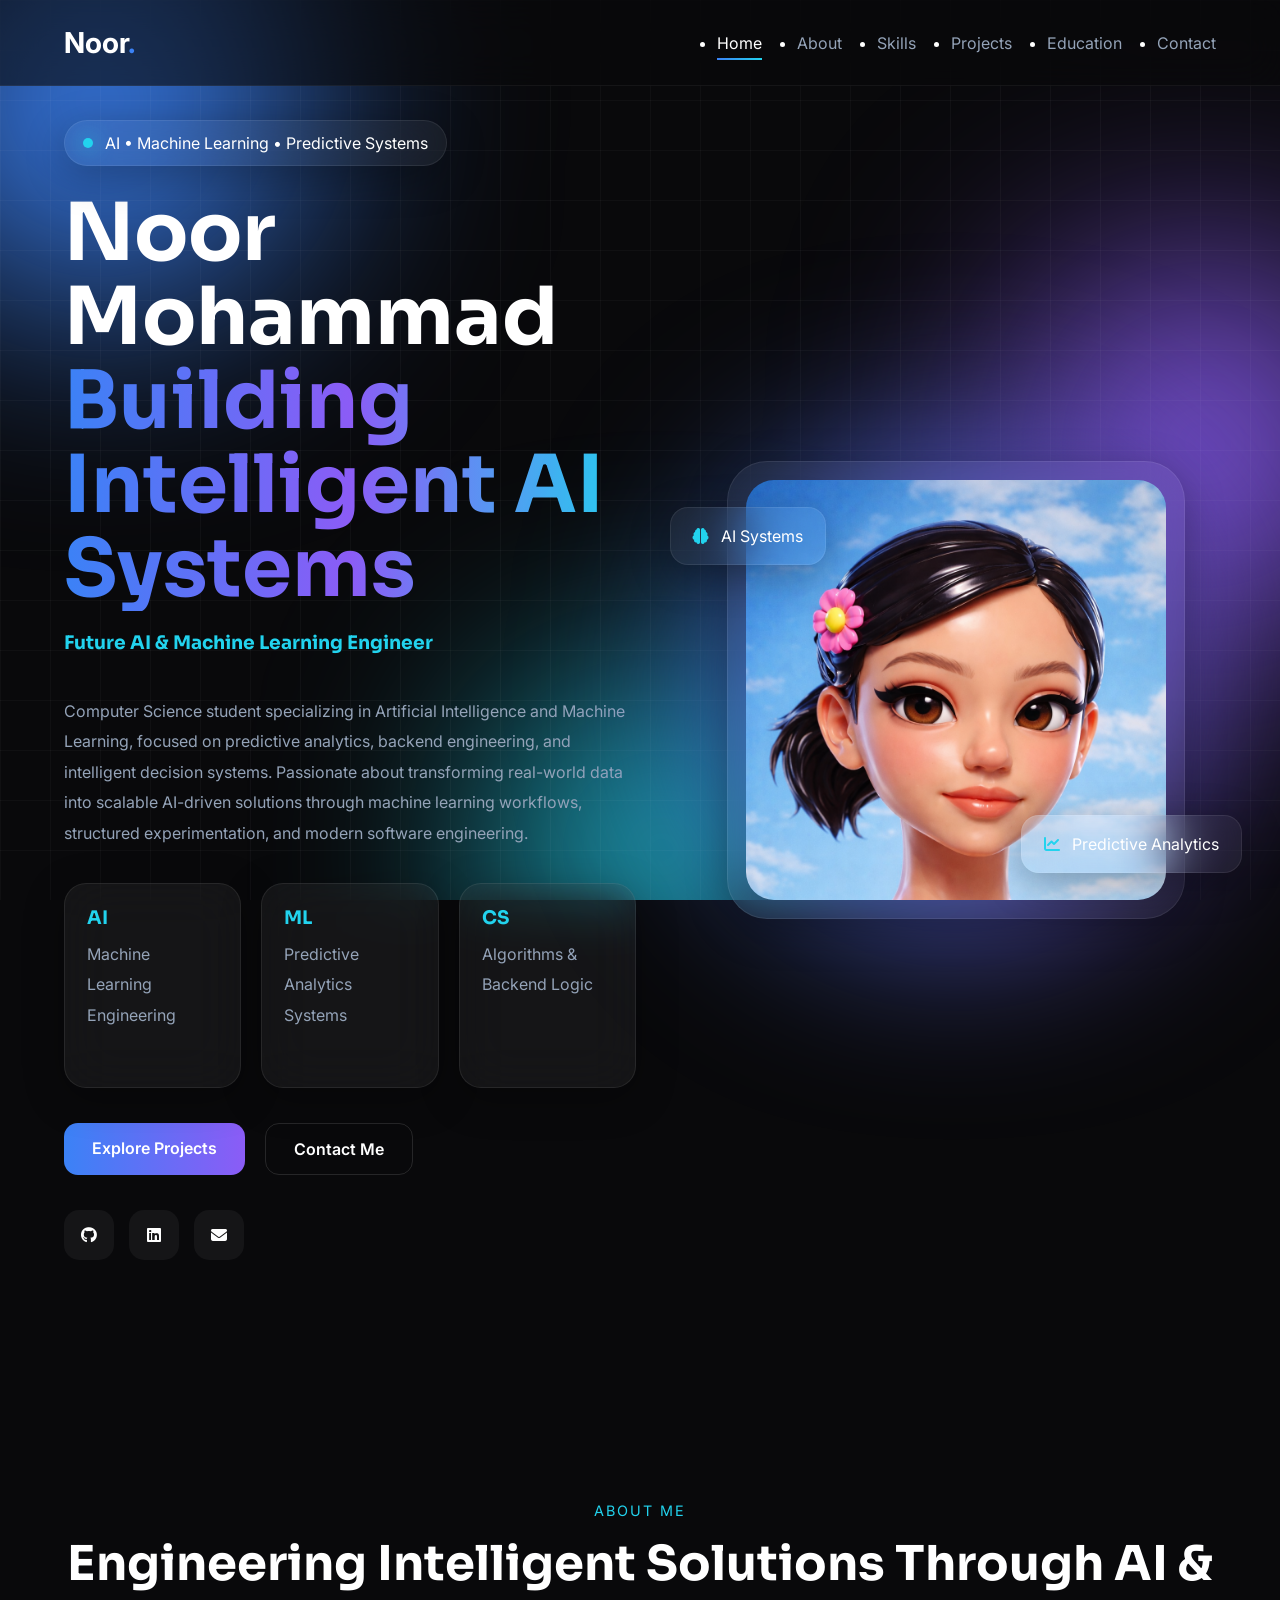
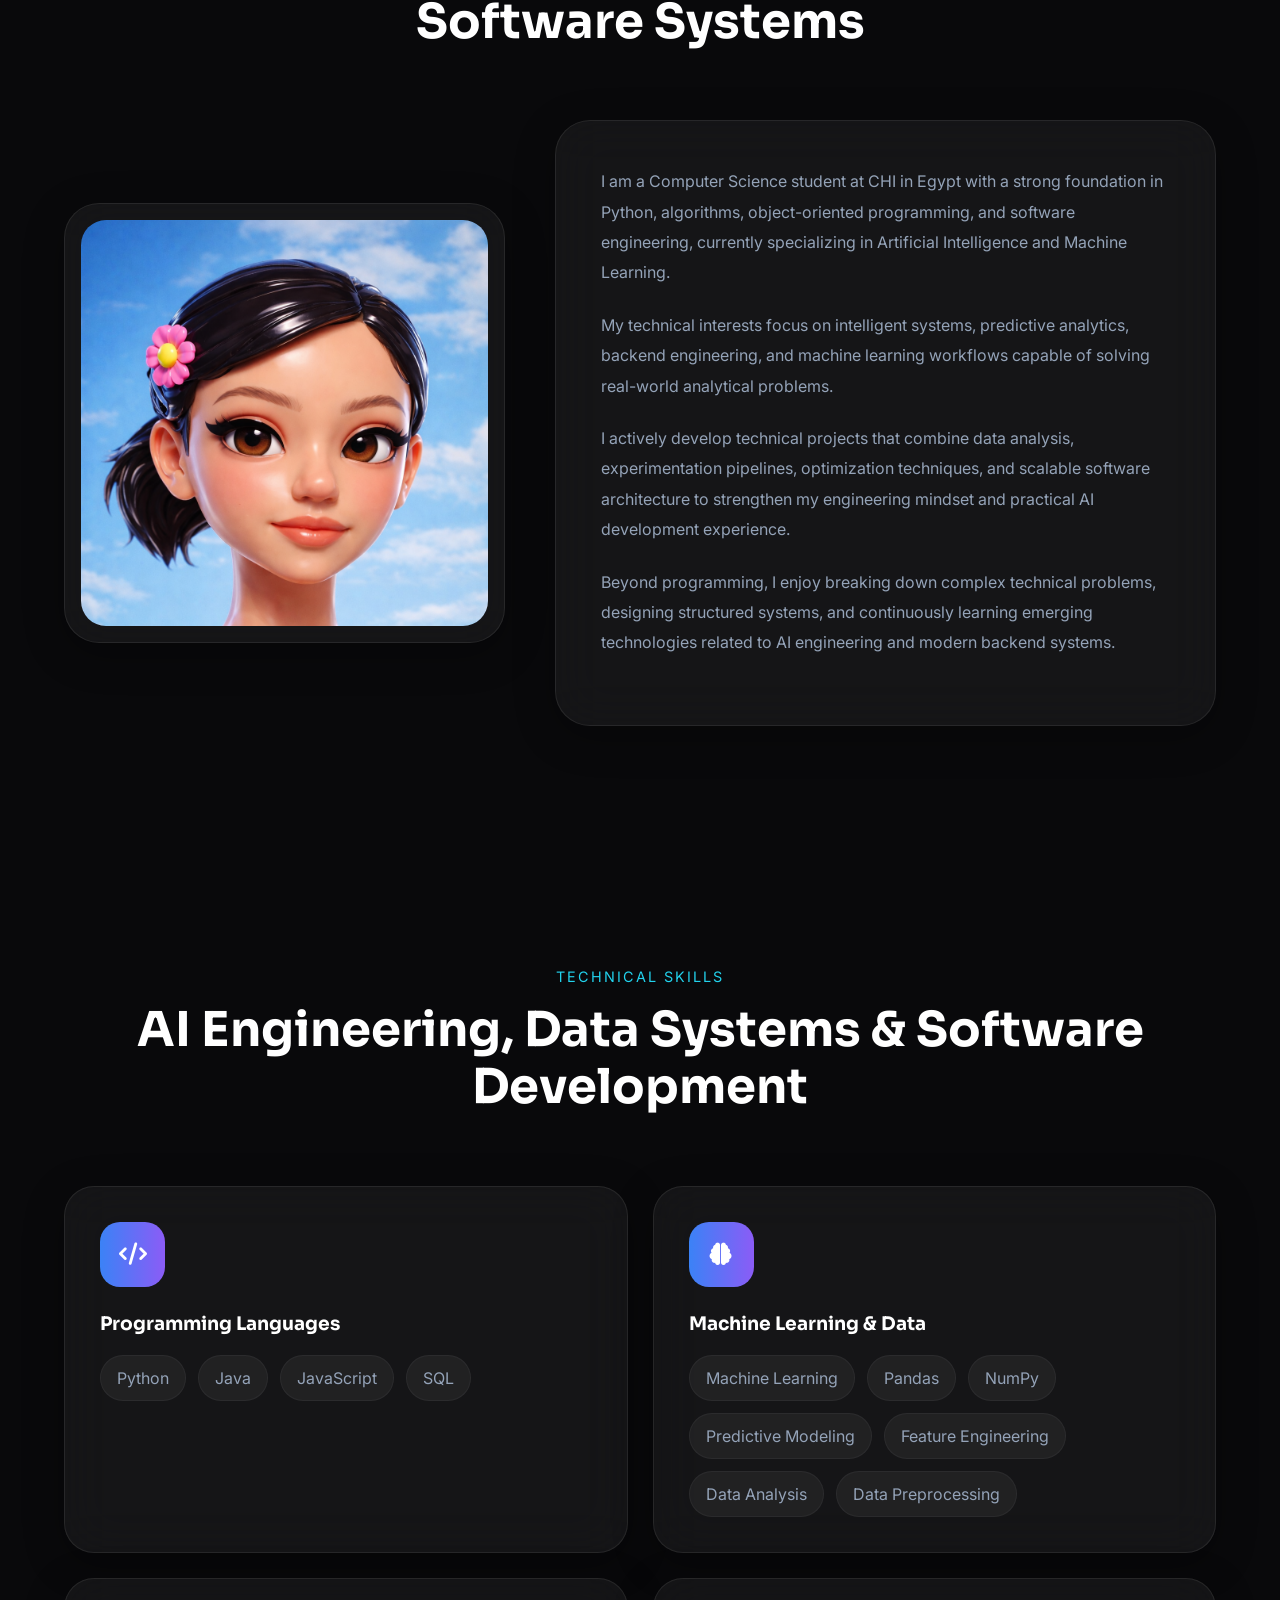
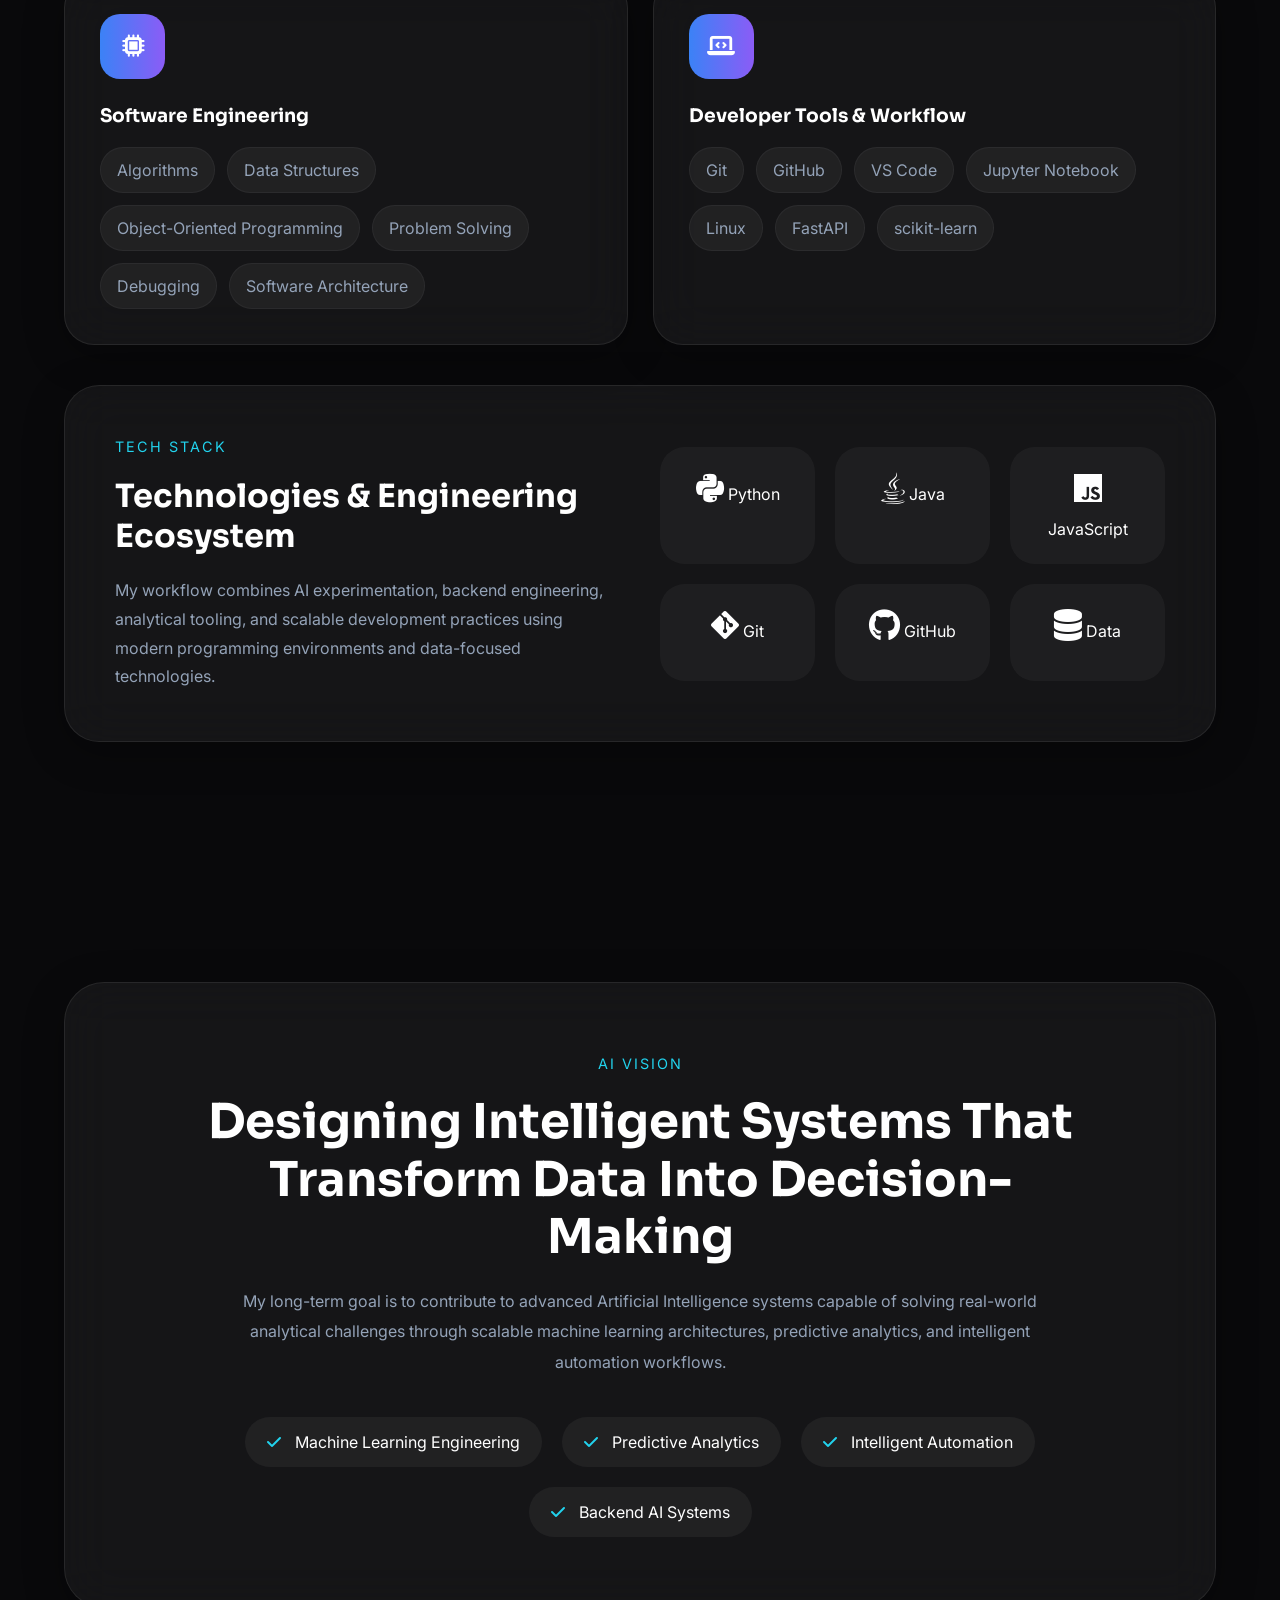
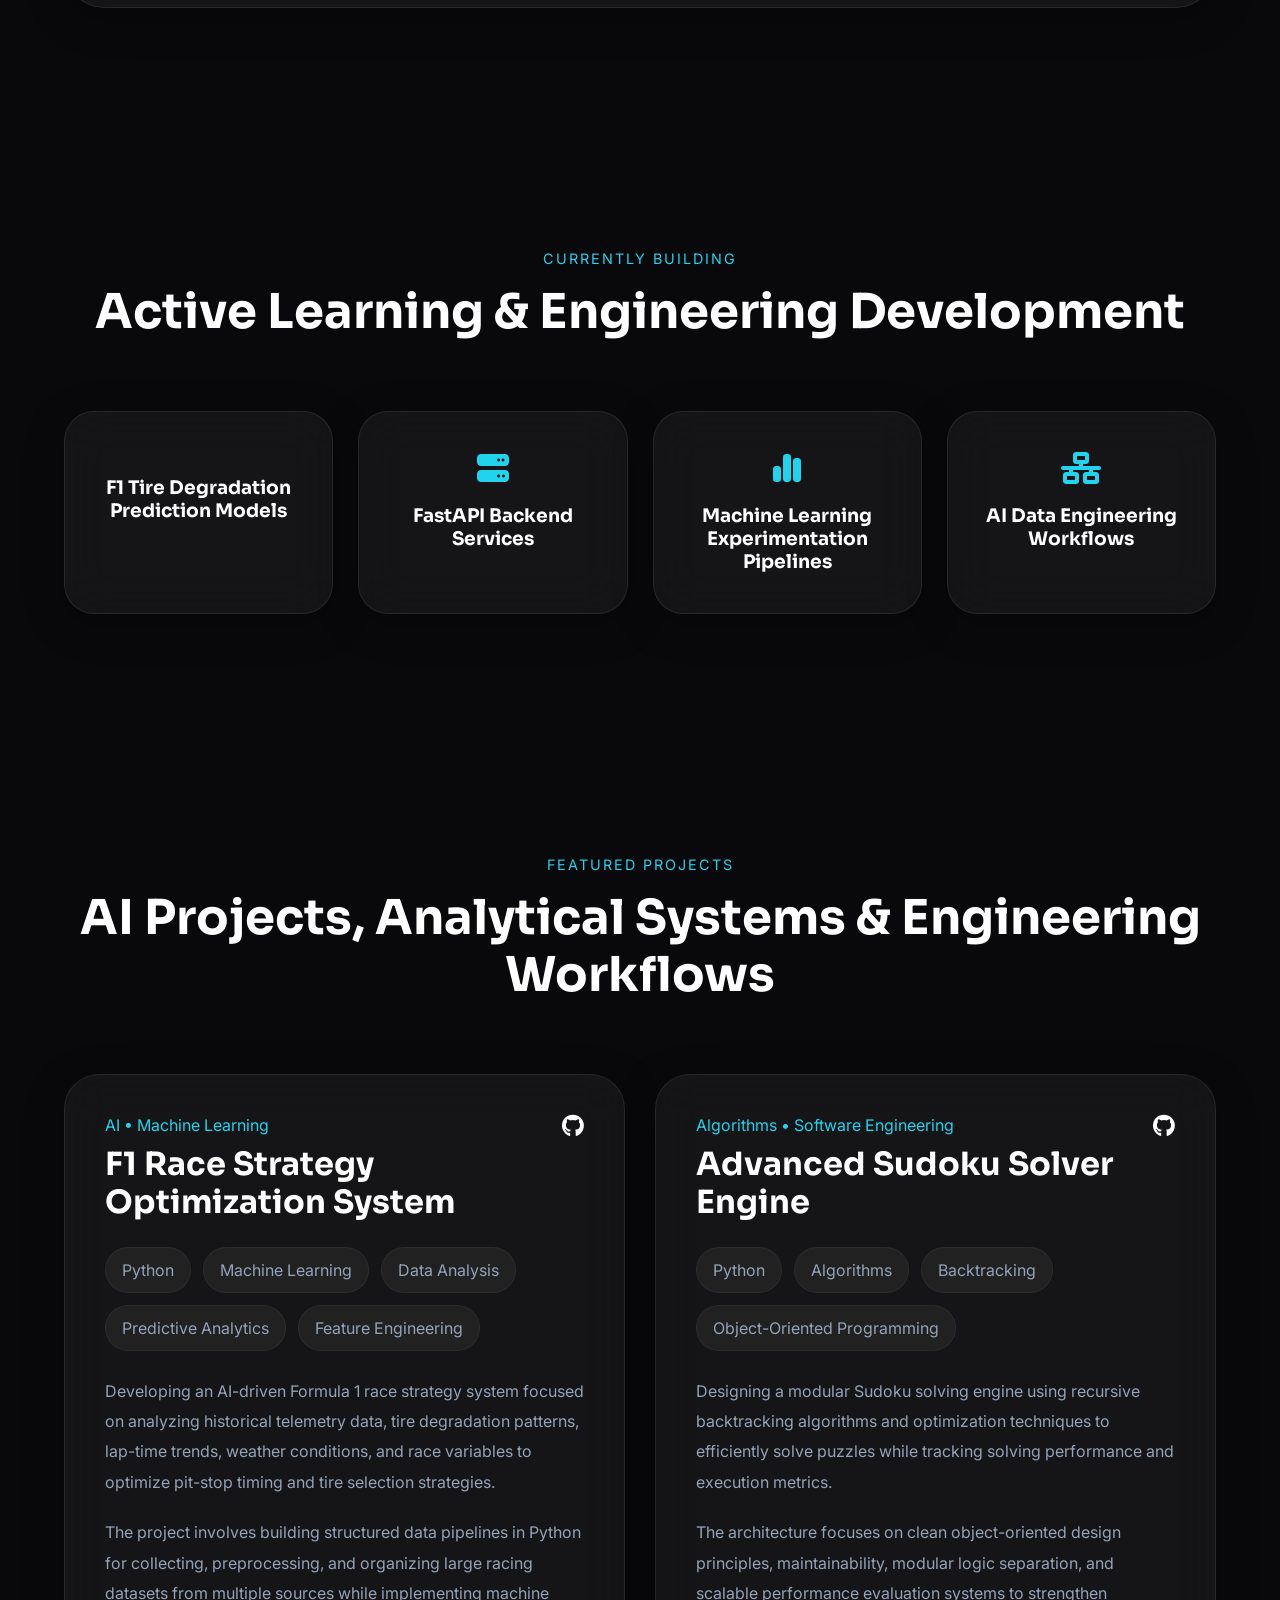
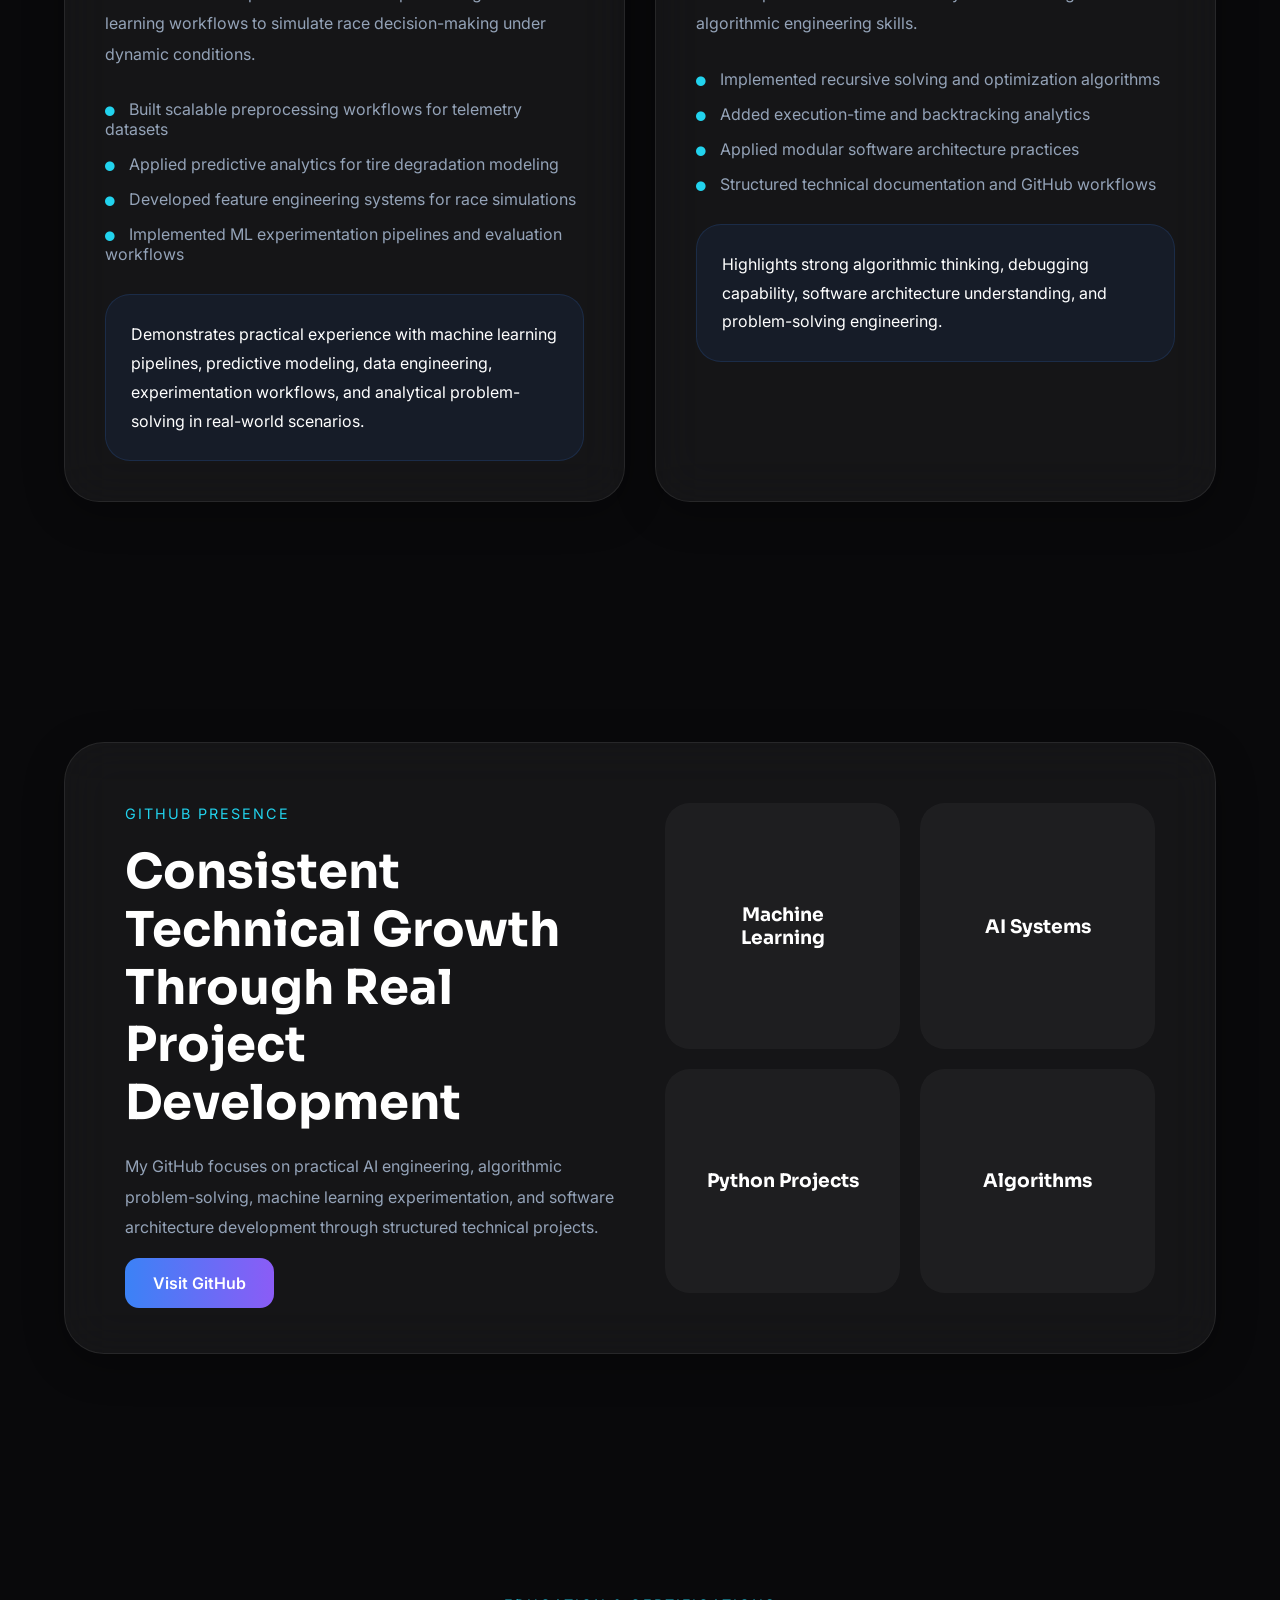
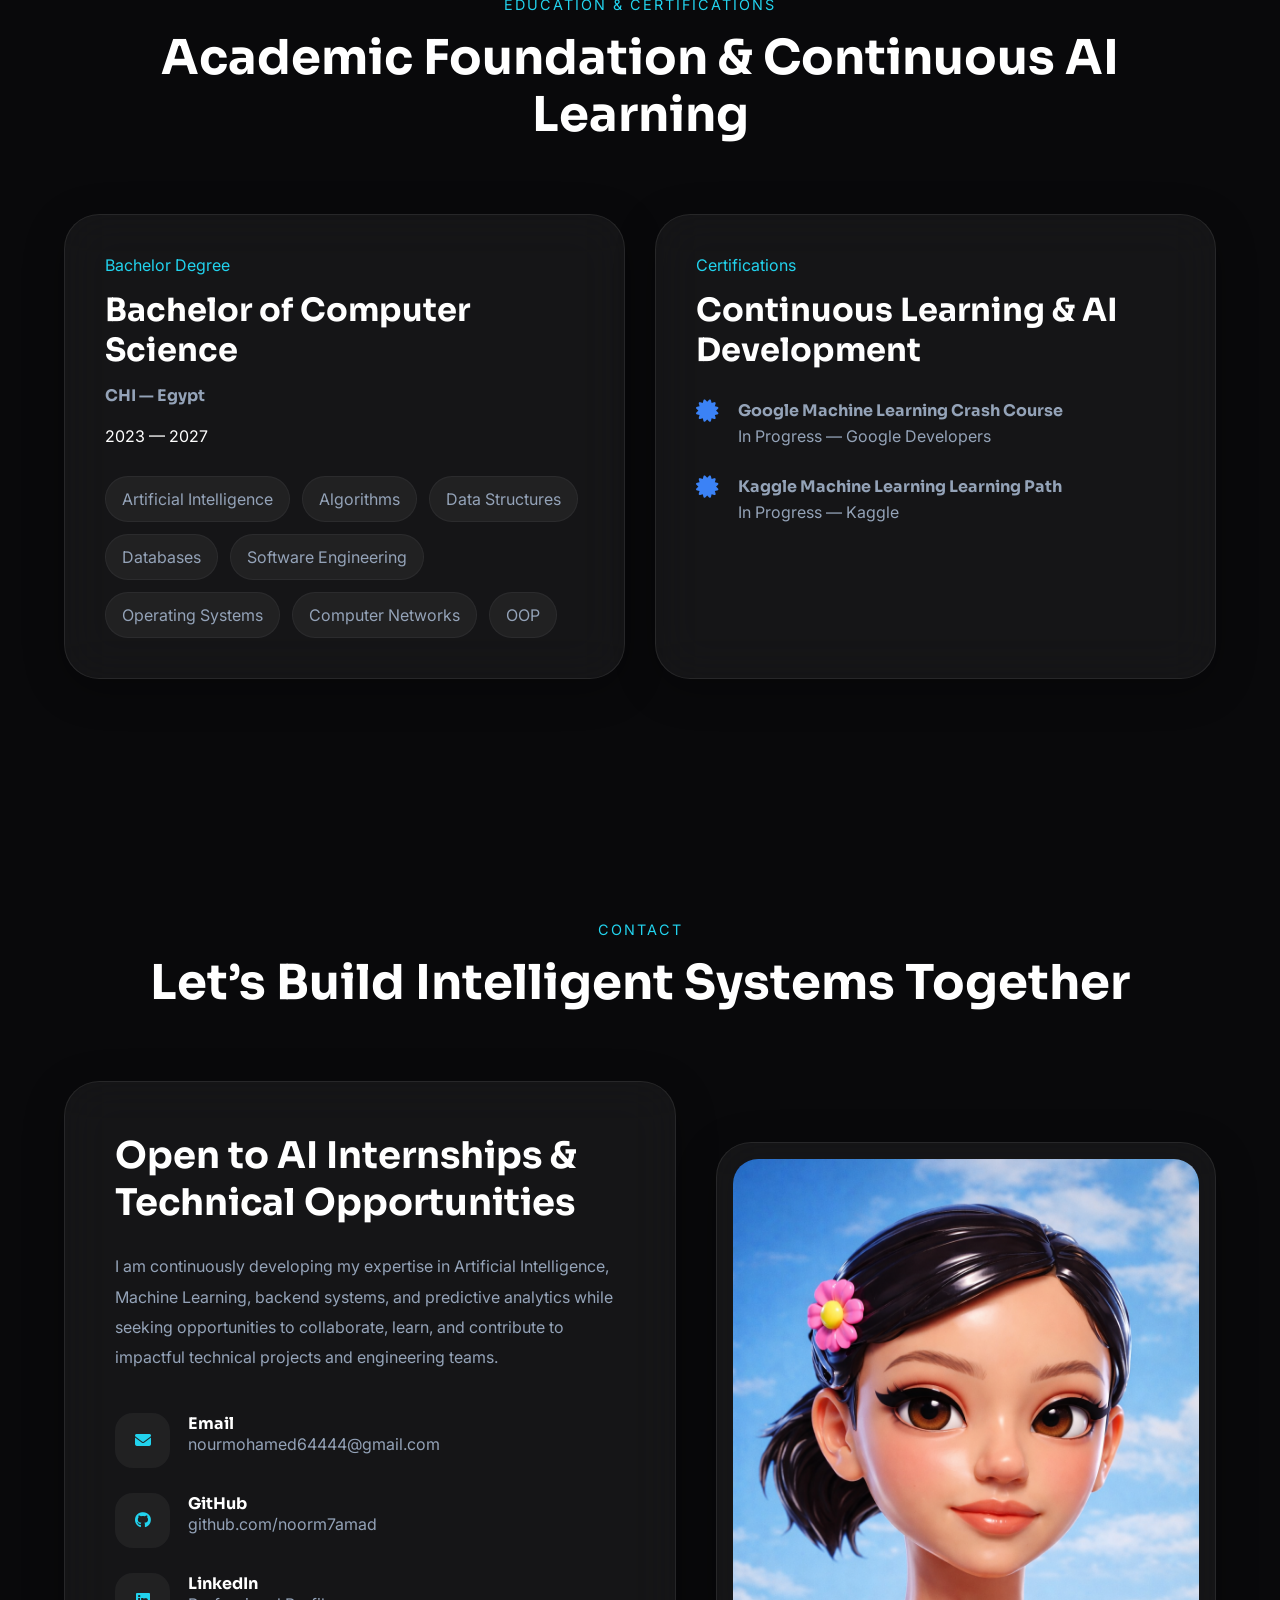
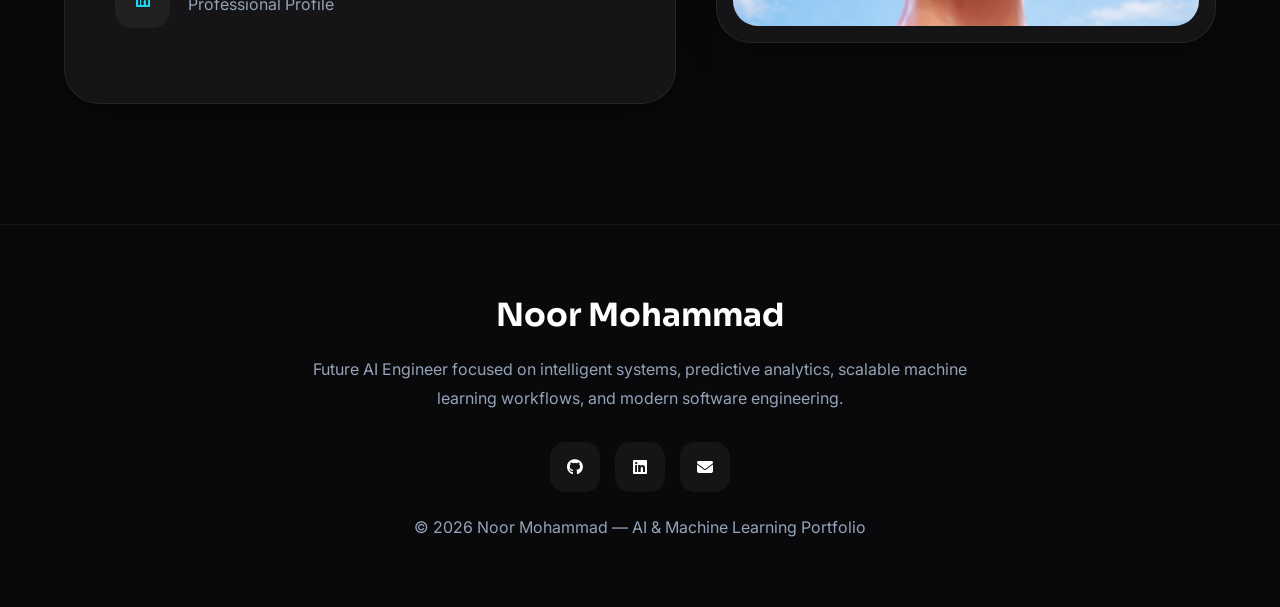
<file: index.html>
<!DOCTYPE html>
<html lang="en">

<head>
    <meta charset="UTF-8" />
    <meta name="viewport" content="width=device-width, initial-scale=1.0" />

    <title>Noor Mohammad | AI Engineer Portfolio</title>

    <!-- Fonts -->
    <link rel="preconnect" href="https://fonts.googleapis.com">
    <link rel="preconnect" href="https://fonts.gstatic.com" crossorigin>

    <link
        href="https://fonts.googleapis.com/css2?family=Inter:wght@300;400;500;600;700;800&family=Sora:wght@400;500;600;700;800&display=swap"
        rel="stylesheet">

    <!-- Icons -->
    <link rel="stylesheet"
        href="https://cdnjs.cloudflare.com/ajax/libs/font-awesome/6.5.2/css/all.min.css">

    <link rel="stylesheet" href="style.css" />
</head>

<body>

    <!-- Background -->
    <div class="background-wrapper">
        <div class="gradient-orb orb-1"></div>
        <div class="gradient-orb orb-2"></div>
        <div class="gradient-orb orb-3"></div>

        <div class="grid-overlay"></div>
    </div>

    <!-- Navbar -->
    <header class="header">
        <nav class="navbar container">

            <a href="#" class="logo">
                Noor<span>.</span>
            </a>

            <ul class="nav-links">

                <li><a href="#home" class="nav-link active">Home</a></li>
                <li><a href="#about" class="nav-link">About</a></li>
                <li><a href="#skills" class="nav-link">Skills</a></li>
                <li><a href="#projects" class="nav-link">Projects</a></li>
                <li><a href="#education" class="nav-link">Education</a></li>
                <li><a href="#contact" class="nav-link">Contact</a></li>

            </ul>

            <div class="menu-btn">
                <i class="fa-solid fa-bars"></i>
            </div>

        </nav>
    </header>

    <!-- Hero -->
    <section class="hero section" id="home">

        <div class="container hero-container">

            <div class="hero-content reveal">

                <div class="hero-badge glass-card">
                    <span></span>
                    AI • Machine Learning • Predictive Systems
                </div>

                <h1>
                    Noor Mohammad
                    <span>
                        Building Intelligent AI Systems
                    </span>
                </h1>

                <h3 class="typing-line">
                    <span id="typing"></span>
                </h3>

                <p>
                    Computer Science student specializing in Artificial Intelligence and Machine Learning,
                    focused on predictive analytics, backend engineering, and intelligent decision systems.
                    Passionate about transforming real-world data into scalable AI-driven solutions through
                    machine learning workflows, structured experimentation, and modern software engineering.
                </p>

                <div class="hero-stats">

                    <div class="hero-stat glass-card">
                        <h3>AI</h3>
                        <p>Machine Learning Engineering</p>
                    </div>

                    <div class="hero-stat glass-card">
                        <h3>ML</h3>
                        <p>Predictive Analytics Systems</p>
                    </div>

                    <div class="hero-stat glass-card">
                        <h3>CS</h3>
                        <p>Algorithms & Backend Logic</p>
                    </div>

                </div>

                <div class="hero-buttons">

                    <a href="#projects" class="btn primary-btn">
                        Explore Projects
                    </a>

                    <a href="mailto:nourmohamed64444@gmail.com" class="btn secondary-btn">
                        Contact Me
                    </a>

                </div>

                <div class="hero-socials">

                    <a href="https://github.com/noorm7amad" target="_blank">
                        <i class="fa-brands fa-github"></i>
                    </a>

                    <a href="https://www.linkedin.com/in/noor-mohammad-a7919822a" target="_blank">
                        <i class="fa-brands fa-linkedin"></i>
                    </a>

                    <a href="mailto:nourmohamed64444@gmail.com">
                        <i class="fa-solid fa-envelope"></i>
                    </a>

                </div>

            </div>

            <div class="hero-image reveal">

                <div class="image-glow"></div>

                <div class="image-frame glass-card">
                    <img src="./IMG_20260503_152211.png" alt="Noor Mohammad">
                </div>

                <div class="floating-card glass-card floating-1">
                    <i class="fa-solid fa-brain"></i>
                    <span>AI Systems</span>
                </div>

                <div class="floating-card glass-card floating-2">
                    <i class="fa-solid fa-chart-line"></i>
                    <span>Predictive Analytics</span>
                </div>

            </div>

        </div>

    </section>

    <!-- About -->
    <section class="about section" id="about">

        <div class="container">

            <div class="section-header reveal">

                <span class="section-tag">
                    About Me
                </span>

                <h2>
                    Engineering Intelligent Solutions Through AI & Software Systems
                </h2>

            </div>

            <div class="about-layout">

                <div class="about-image reveal">

                    <div class="about-image-frame glass-card">
                        <img src="./IMG_20260503_152211.png" alt="Noor Mohammad">
                    </div>

                </div>

                <div class="about-content reveal">

                    <div class="glass-card about-card">

                        <p>
                            I am a Computer Science student at CHI in Egypt with a strong
                            foundation in Python, algorithms, object-oriented programming,
                            and software engineering, currently specializing in Artificial
                            Intelligence and Machine Learning.
                        </p>

                        <p>
                            My technical interests focus on intelligent systems,
                            predictive analytics, backend engineering, and machine learning
                            workflows capable of solving real-world analytical problems.
                        </p>

                        <p>
                            I actively develop technical projects that combine data analysis,
                            experimentation pipelines, optimization techniques, and scalable
                            software architecture to strengthen my engineering mindset and
                            practical AI development experience.
                        </p>

                        <p>
                            Beyond programming, I enjoy breaking down complex technical
                            problems, designing structured systems, and continuously learning
                            emerging technologies related to AI engineering and modern backend systems.
                        </p>

                    </div>

                </div>

            </div>

        </div>

    </section>

    <!-- Skills -->
    <section class="skills section" id="skills">

        <div class="container">

            <div class="section-header reveal">

                <span class="section-tag">
                    Technical Skills
                </span>

                <h2>
                    AI Engineering, Data Systems & Software Development
                </h2>

            </div>

            <div class="skills-grid">

                <div class="skill-card glass-card reveal">

                    <div class="skill-icon">
                        <i class="fa-solid fa-code"></i>
                    </div>

                    <h3>Programming Languages</h3>

                    <div class="tags">
                        <span>Python</span>
                        <span>Java</span>
                        <span>JavaScript</span>
                        <span>SQL</span>
                    </div>

                </div>

                <div class="skill-card glass-card reveal">

                    <div class="skill-icon">
                        <i class="fa-solid fa-brain"></i>
                    </div>

                    <h3>Machine Learning & Data</h3>

                    <div class="tags">
                        <span>Machine Learning</span>
                        <span>Pandas</span>
                        <span>NumPy</span>
                        <span>Predictive Modeling</span>
                        <span>Feature Engineering</span>
                        <span>Data Analysis</span>
                        <span>Data Preprocessing</span>
                    </div>

                </div>

                <div class="skill-card glass-card reveal">

                    <div class="skill-icon">
                        <i class="fa-solid fa-microchip"></i>
                    </div>

                    <h3>Software Engineering</h3>

                    <div class="tags">
                        <span>Algorithms</span>
                        <span>Data Structures</span>
                        <span>Object-Oriented Programming</span>
                        <span>Problem Solving</span>
                        <span>Debugging</span>
                        <span>Software Architecture</span>
                    </div>

                </div>

                <div class="skill-card glass-card reveal">

                    <div class="skill-icon">
                        <i class="fa-solid fa-laptop-code"></i>
                    </div>

                    <h3>Developer Tools & Workflow</h3>

                    <div class="tags">
                        <span>Git</span>
                        <span>GitHub</span>
                        <span>VS Code</span>
                        <span>Jupyter Notebook</span>
                        <span>Linux</span>
                        <span>FastAPI</span>
                        <span>scikit-learn</span>
                    </div>

                </div>

            </div>

            <div class="tech-stack glass-card reveal">

                <div class="tech-left">

                    <span class="section-tag">
                        Tech Stack
                    </span>

                    <h3>
                        Technologies & Engineering Ecosystem
                    </h3>

                    <p>
                        My workflow combines AI experimentation, backend engineering,
                        analytical tooling, and scalable development practices using modern
                        programming environments and data-focused technologies.
                    </p>

                </div>

                <div class="tech-icons">

                    <div class="tech-item">
                        <i class="fa-brands fa-python"></i>
                        <span>Python</span>
                    </div>

                    <div class="tech-item">
                        <i class="fa-brands fa-java"></i>
                        <span>Java</span>
                    </div>

                    <div class="tech-item">
                        <i class="fa-brands fa-js"></i>
                        <span>JavaScript</span>
                    </div>

                    <div class="tech-item">
                        <i class="fa-brands fa-git-alt"></i>
                        <span>Git</span>
                    </div>

                    <div class="tech-item">
                        <i class="fa-brands fa-github"></i>
                        <span>GitHub</span>
                    </div>

                    <div class="tech-item">
                        <i class="fa-solid fa-database"></i>
                        <span>Data</span>
                    </div>

                </div>

            </div>

        </div>

    </section>

    <!-- AI Vision -->
    <section class="vision section">

        <div class="container">

            <div class="vision-box glass-card reveal">

                <span class="section-tag">
                    AI Vision
                </span>

                <h2>
                    Designing Intelligent Systems That Transform Data Into Decision-Making
                </h2>

                <p>
                    My long-term goal is to contribute to advanced Artificial Intelligence
                    systems capable of solving real-world analytical challenges through
                    scalable machine learning architectures, predictive analytics, and
                    intelligent automation workflows.
                </p>

                <div class="vision-points">

                    <div>
                        <i class="fa-solid fa-check"></i>
                        Machine Learning Engineering
                    </div>

                    <div>
                        <i class="fa-solid fa-check"></i>
                        Predictive Analytics
                    </div>

                    <div>
                        <i class="fa-solid fa-check"></i>
                        Intelligent Automation
                    </div>

                    <div>
                        <i class="fa-solid fa-check"></i>
                        Backend AI Systems
                    </div>

                </div>

            </div>

        </div>

    </section>

    <!-- Currently Building -->
    <section class="building section">

        <div class="container">

            <div class="section-header reveal">

                <span class="section-tag">
                    Currently Building
                </span>

                <h2>
                    Active Learning & Engineering Development
                </h2>

            </div>

            <div class="building-grid">

                <div class="building-card glass-card reveal">
                    <i class="fa-solid fa-tire"></i>
                    <h3>F1 Tire Degradation Prediction Models</h3>
                </div>

                <div class="building-card glass-card reveal">
                    <i class="fa-solid fa-server"></i>
                    <h3>FastAPI Backend Services</h3>
                </div>

                <div class="building-card glass-card reveal">
                    <i class="fa-solid fa-chart-simple"></i>
                    <h3>Machine Learning Experimentation Pipelines</h3>
                </div>

                <div class="building-card glass-card reveal">
                    <i class="fa-solid fa-network-wired"></i>
                    <h3>AI Data Engineering Workflows</h3>
                </div>

            </div>

        </div>

    </section>

    <!-- Projects -->
    <section class="projects section" id="projects">

        <div class="container">

            <div class="section-header reveal">

                <span class="section-tag">
                    Featured Projects
                </span>

                <h2>
                    AI Projects, Analytical Systems & Engineering Workflows
                </h2>

            </div>

            <div class="projects-grid">

                <!-- Project 1 -->
                <div class="project-card glass-card reveal">

                    <div class="project-header">

                        <div>
                            <span class="project-label">
                                AI • Machine Learning
                            </span>

                            <h3>
                                F1 Race Strategy Optimization System
                            </h3>
                        </div>

                        <a href="https://github.com/noorm7amad" target="_blank">
                            <i class="fa-brands fa-github"></i>
                        </a>

                    </div>

                    <div class="project-tags">

                        <span>Python</span>
                        <span>Machine Learning</span>
                        <span>Data Analysis</span>
                        <span>Predictive Analytics</span>
                        <span>Feature Engineering</span>

                    </div>

                    <p>
                        Developing an AI-driven Formula 1 race strategy system focused on
                        analyzing historical telemetry data, tire degradation patterns,
                        lap-time trends, weather conditions, and race variables to optimize
                        pit-stop timing and tire selection strategies.
                    </p>

                    <p>
                        The project involves building structured data pipelines in Python
                        for collecting, preprocessing, and organizing large racing datasets
                        from multiple sources while implementing machine learning workflows
                        to simulate race decision-making under dynamic conditions.
                    </p>

                    <div class="project-highlights">

                        <div>
                            <i class="fa-solid fa-circle"></i>
                            Built scalable preprocessing workflows for telemetry datasets
                        </div>

                        <div>
                            <i class="fa-solid fa-circle"></i>
                            Applied predictive analytics for tire degradation modeling
                        </div>

                        <div>
                            <i class="fa-solid fa-circle"></i>
                            Developed feature engineering systems for race simulations
                        </div>

                        <div>
                            <i class="fa-solid fa-circle"></i>
                            Implemented ML experimentation pipelines and evaluation workflows
                        </div>

                    </div>

                    <div class="project-impact">
                        Demonstrates practical experience with machine learning pipelines,
                        predictive modeling, data engineering, experimentation workflows,
                        and analytical problem-solving in real-world scenarios.
                    </div>

                </div>

                <!-- Project 2 -->
                <div class="project-card glass-card reveal">

                    <div class="project-header">

                        <div>
                            <span class="project-label">
                                Algorithms • Software Engineering
                            </span>

                            <h3>
                                Advanced Sudoku Solver Engine
                            </h3>
                        </div>

                        <a href="https://github.com/noorm7amad" target="_blank">
                            <i class="fa-brands fa-github"></i>
                        </a>

                    </div>

                    <div class="project-tags">

                        <span>Python</span>
                        <span>Algorithms</span>
                        <span>Backtracking</span>
                        <span>Object-Oriented Programming</span>

                    </div>

                    <p>
                        Designing a modular Sudoku solving engine using recursive
                        backtracking algorithms and optimization techniques to efficiently
                        solve puzzles while tracking solving performance and execution metrics.
                    </p>

                    <p>
                        The architecture focuses on clean object-oriented design principles,
                        maintainability, modular logic separation, and scalable performance
                        evaluation systems to strengthen algorithmic engineering skills.
                    </p>

                    <div class="project-highlights">

                        <div>
                            <i class="fa-solid fa-circle"></i>
                            Implemented recursive solving and optimization algorithms
                        </div>

                        <div>
                            <i class="fa-solid fa-circle"></i>
                            Added execution-time and backtracking analytics
                        </div>

                        <div>
                            <i class="fa-solid fa-circle"></i>
                            Applied modular software architecture practices
                        </div>

                        <div>
                            <i class="fa-solid fa-circle"></i>
                            Structured technical documentation and GitHub workflows
                        </div>

                    </div>

                    <div class="project-impact">
                        Highlights strong algorithmic thinking, debugging capability,
                        software architecture understanding, and problem-solving engineering.
                    </div>

                </div>

            </div>

        </div>

    </section>

    <!-- GitHub -->
    <section class="github section">

        <div class="container">

            <div class="github-layout glass-card reveal">

                <div class="github-left">

                    <span class="section-tag">
                        GitHub Presence
                    </span>

                    <h2>
                        Consistent Technical Growth Through Real Project Development
                    </h2>

                    <p>
                        My GitHub focuses on practical AI engineering, algorithmic
                        problem-solving, machine learning experimentation, and software
                        architecture development through structured technical projects.
                    </p>

                    <a href="https://github.com/noorm7amad" target="_blank"
                        class="btn primary-btn">
                        Visit GitHub
                    </a>

                </div>

                <div class="github-stats">

                    <div class="github-box">
                        <h3>Machine Learning</h3>
                    </div>

                    <div class="github-box">
                        <h3>AI Systems</h3>
                    </div>

                    <div class="github-box">
                        <h3>Python Projects</h3>
                    </div>

                    <div class="github-box">
                        <h3>Algorithms</h3>
                    </div>

                </div>

            </div>

        </div>

    </section>

    <!-- Education -->
    <section class="education section" id="education">

        <div class="container">

            <div class="section-header reveal">

                <span class="section-tag">
                    Education & Certifications
                </span>

                <h2>
                    Academic Foundation & Continuous AI Learning
                </h2>

            </div>

            <div class="education-grid">

                <div class="education-card glass-card reveal">

                    <span class="education-label">
                        Bachelor Degree
                    </span>

                    <h3>
                        Bachelor of Computer Science
                    </h3>

                    <h4>
                        CHI — Egypt
                    </h4>

                    <p class="education-date">
                        2023 — 2027
                    </p>

                    <div class="education-courses">

                        <span>Artificial Intelligence</span>
                        <span>Algorithms</span>
                        <span>Data Structures</span>
                        <span>Databases</span>
                        <span>Software Engineering</span>
                        <span>Operating Systems</span>
                        <span>Computer Networks</span>
                        <span>OOP</span>

                    </div>

                </div>

                <div class="education-card glass-card reveal">

                    <span class="education-label">
                        Certifications
                    </span>

                    <h3>
                        Continuous Learning & AI Development
                    </h3>

                    <div class="cert-list">

                        <div class="cert-item">
                            <i class="fa-solid fa-certificate"></i>

                            <div>
                                <h4>
                                    Google Machine Learning Crash Course
                                </h4>

                                <p>
                                    In Progress — Google Developers
                                </p>
                            </div>

                        </div>

                        <div class="cert-item">
                            <i class="fa-solid fa-certificate"></i>

                            <div>
                                <h4>
                                    Kaggle Machine Learning Learning Path
                                </h4>

                                <p>
                                    In Progress — Kaggle
                                </p>
                            </div>

                        </div>

                    </div>

                </div>

            </div>

        </div>

    </section>

    <!-- Contact -->
    <section class="contact section" id="contact">

        <div class="container">

            <div class="section-header reveal">

                <span class="section-tag">
                    Contact
                </span>

                <h2>
                    Let’s Build Intelligent Systems Together
                </h2>

            </div>

            <div class="contact-layout">

                <div class="contact-info glass-card reveal">

                    <h3>
                        Open to AI Internships & Technical Opportunities
                    </h3>

                    <p>
                        I am continuously developing my expertise in Artificial Intelligence,
                        Machine Learning, backend systems, and predictive analytics while
                        seeking opportunities to collaborate, learn, and contribute to impactful
                        technical projects and engineering teams.
                    </p>

                    <div class="contact-items">

                        <div class="contact-item">

                            <i class="fa-solid fa-envelope"></i>

                            <div>
                                <h4>Email</h4>
                                <a href="mailto:nourmohamed64444@gmail.com">
                                    nourmohamed64444@gmail.com
                                </a>
                            </div>

                        </div>

                        <div class="contact-item">

                            <i class="fa-brands fa-github"></i>

                            <div>
                                <h4>GitHub</h4>
                                <a href="https://github.com/noorm7amad" target="_blank">
                                    github.com/noorm7amad
                                </a>
                            </div>

                        </div>

                        <div class="contact-item">

                            <i class="fa-brands fa-linkedin"></i>

                            <div>
                                <h4>LinkedIn</h4>
                                <a href="https://www.linkedin.com/in/noor-mohammad-a7919822a"
                                    target="_blank">
                                    Professional Profile
                                </a>
                            </div>

                        </div>

                    </div>

                </div>

                <div class="contact-image reveal">

                    <div class="contact-image-frame glass-card">
                        <img src="IMG_20260503_152211.png" alt="Noor Mohammad">
                    </div>

                </div>

            </div>

        </div>

    </section>

    <!-- Footer -->
    <footer class="footer">

        <div class="container">

            <div class="footer-content">

                <h3>
                    Noor Mohammad
                </h3>

                <p>
                    Future AI Engineer focused on intelligent systems, predictive analytics,
                    scalable machine learning workflows, and modern software engineering.
                </p>

                <div class="footer-socials">

                    <a href="https://github.com/noorm7amad" target="_blank">
                        <i class="fa-brands fa-github"></i>
                    </a>

                    <a href="https://www.linkedin.com/in/noor-mohammad-a7919822a"
                        target="_blank">
                        <i class="fa-brands fa-linkedin"></i>
                    </a>

                    <a href="mailto:nourmohamed64444@gmail.com">
                        <i class="fa-solid fa-envelope"></i>
                    </a>

                </div>

                <span>
                    © 2026 Noor Mohammad — AI & Machine Learning Portfolio
                </span>

            </div>

        </div>

    </footer>

    <script src="script.js"></script>

</body>

</html>
</file>
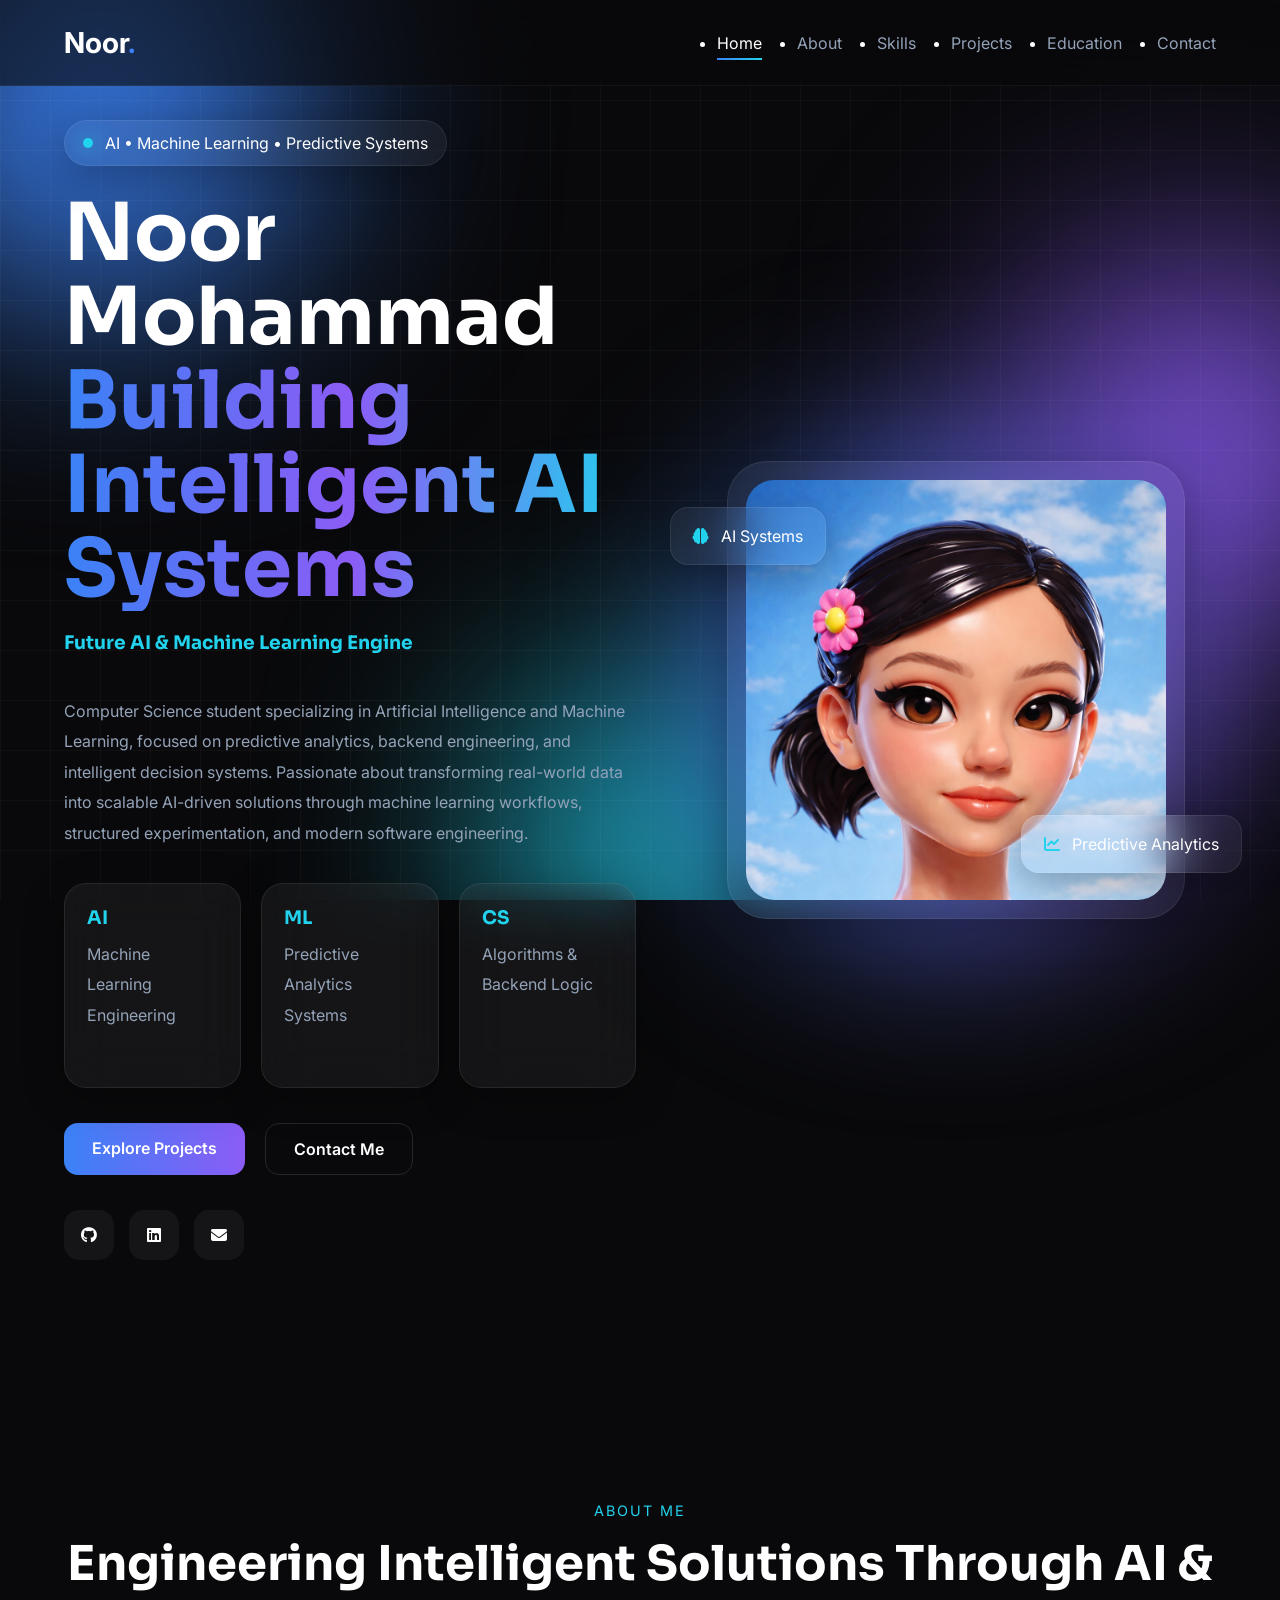
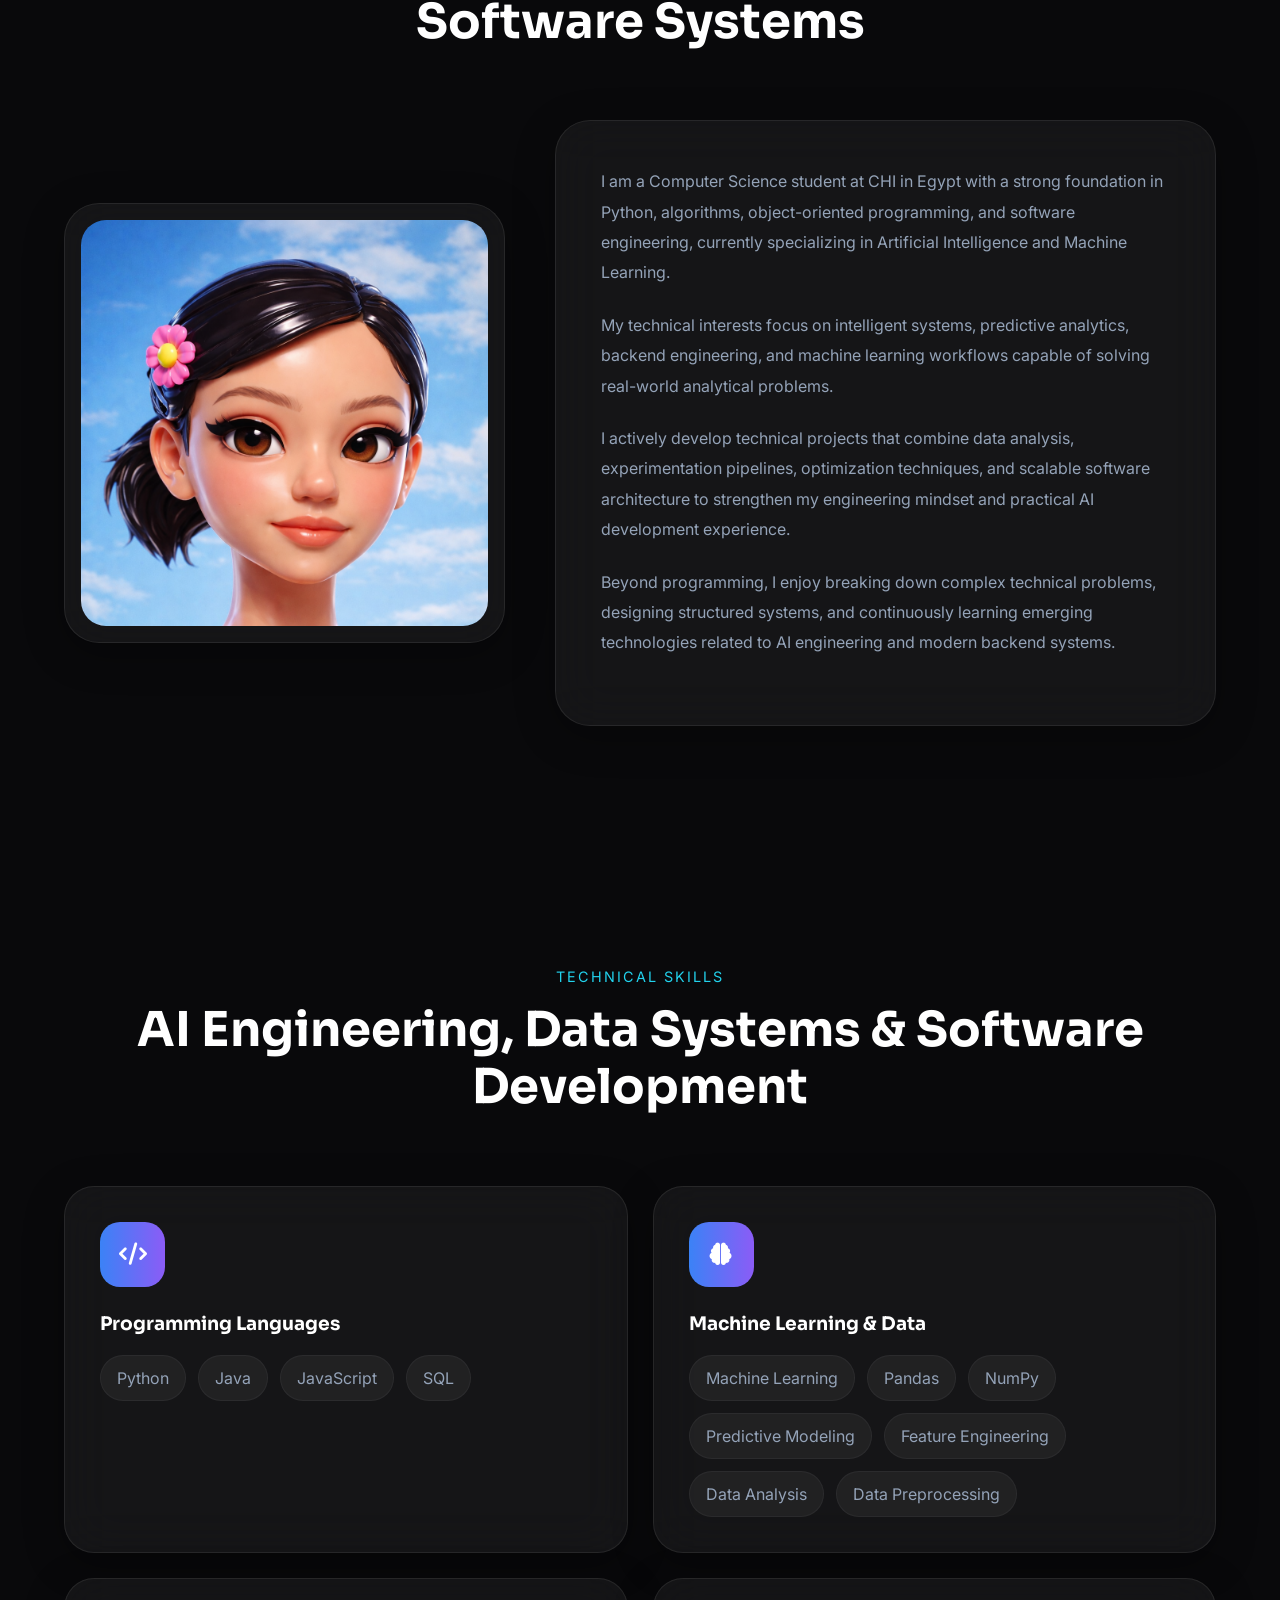
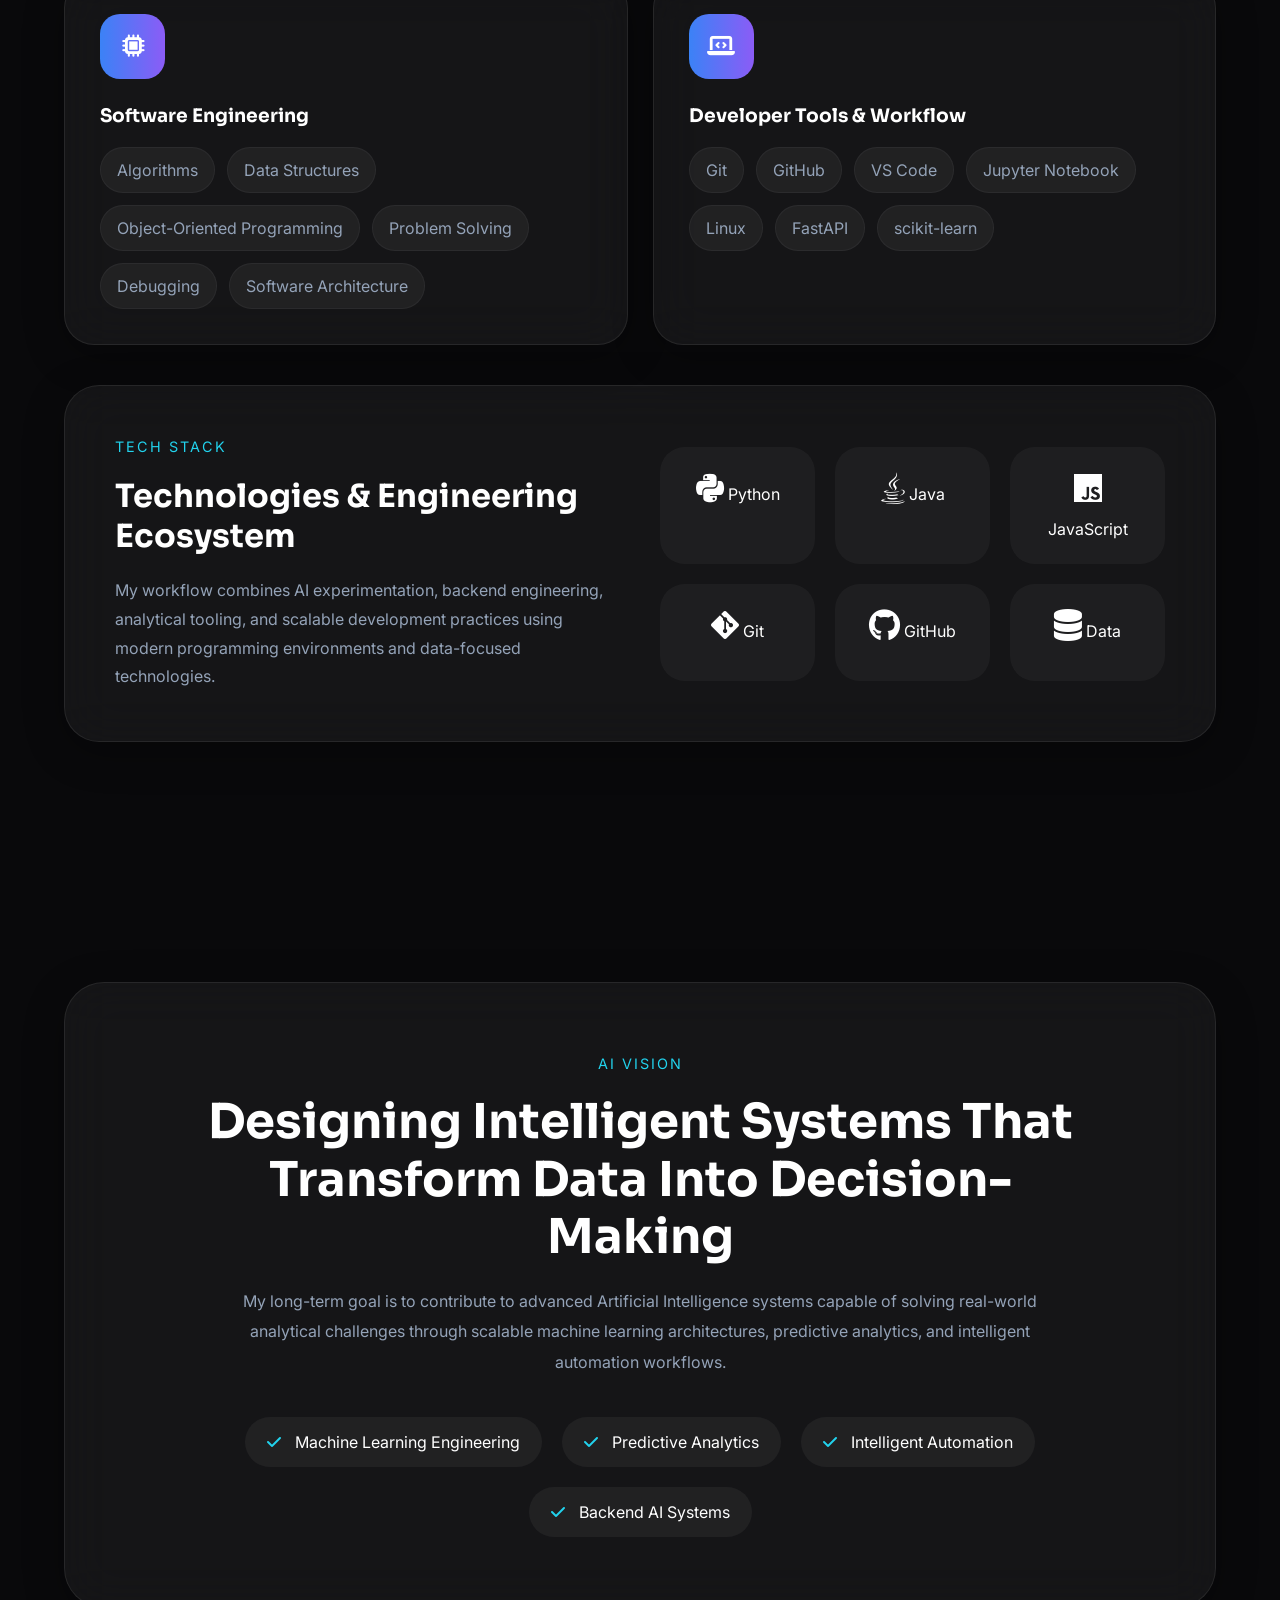
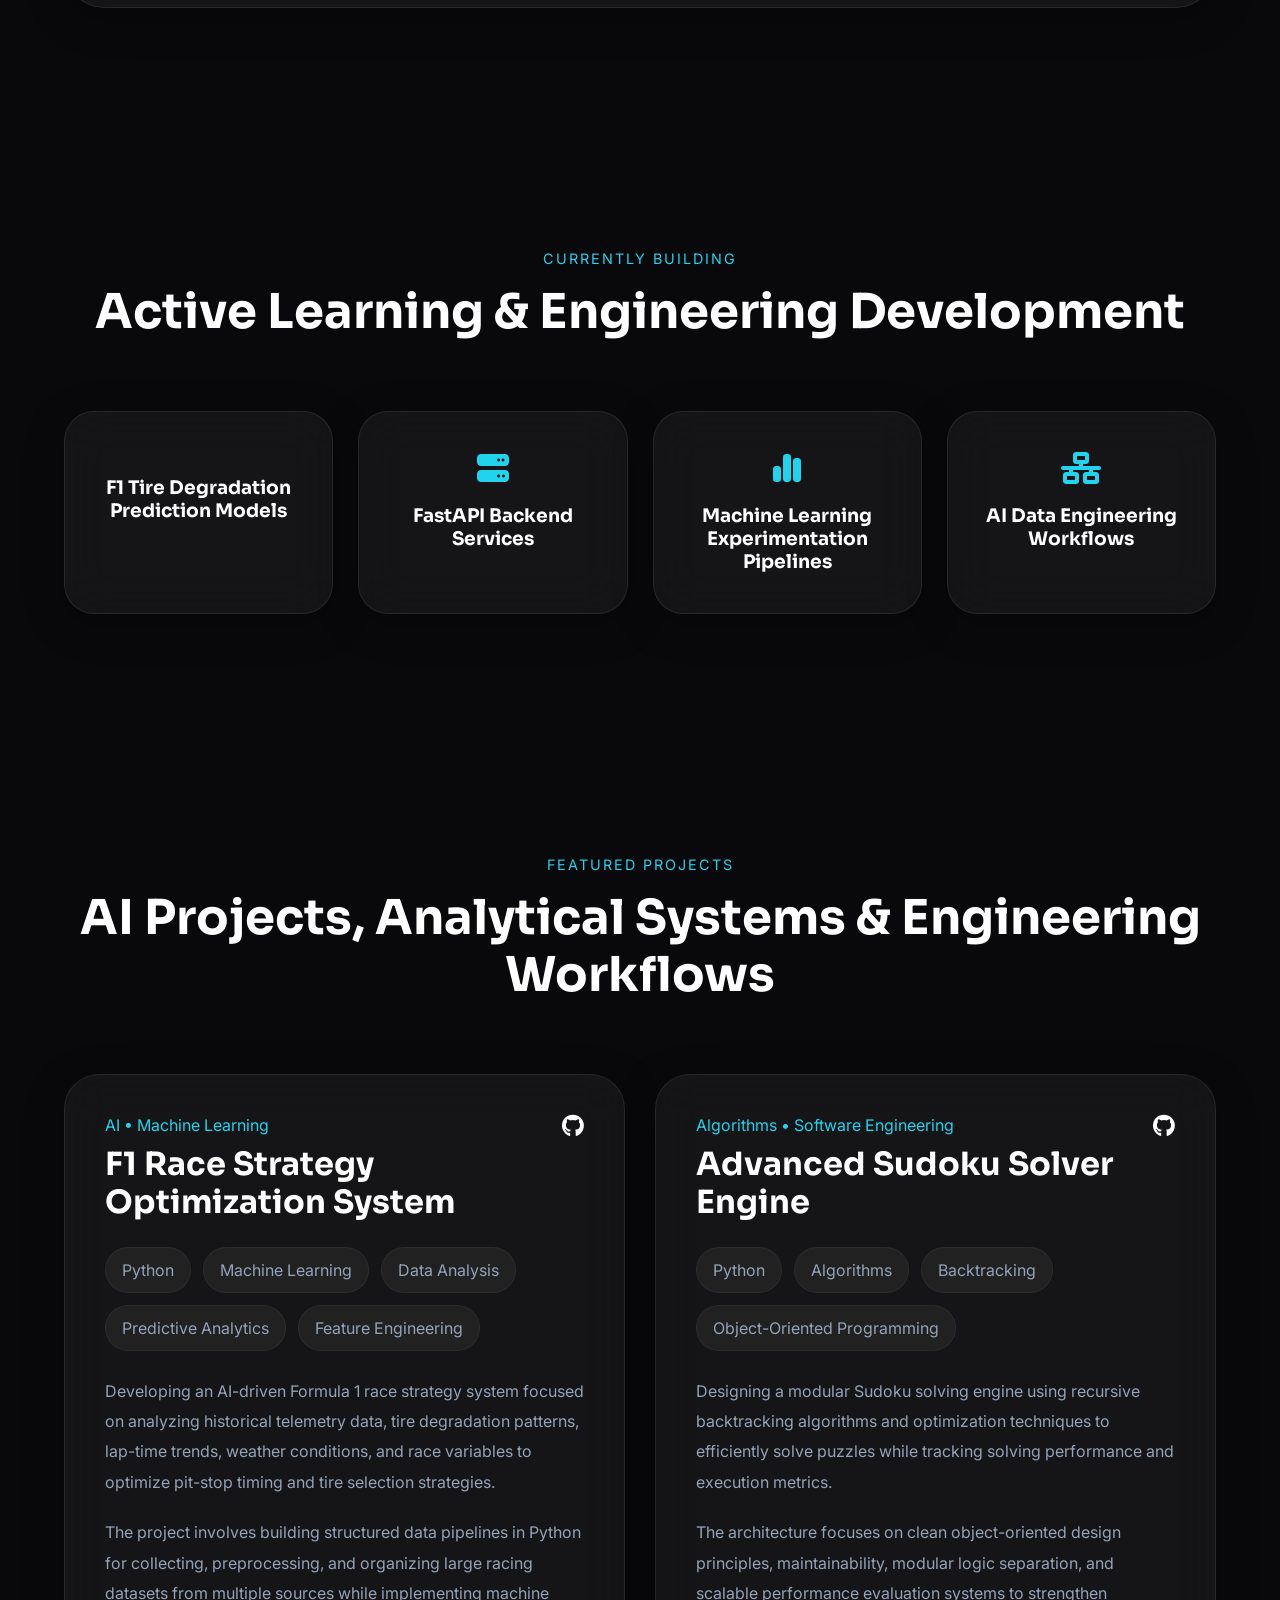
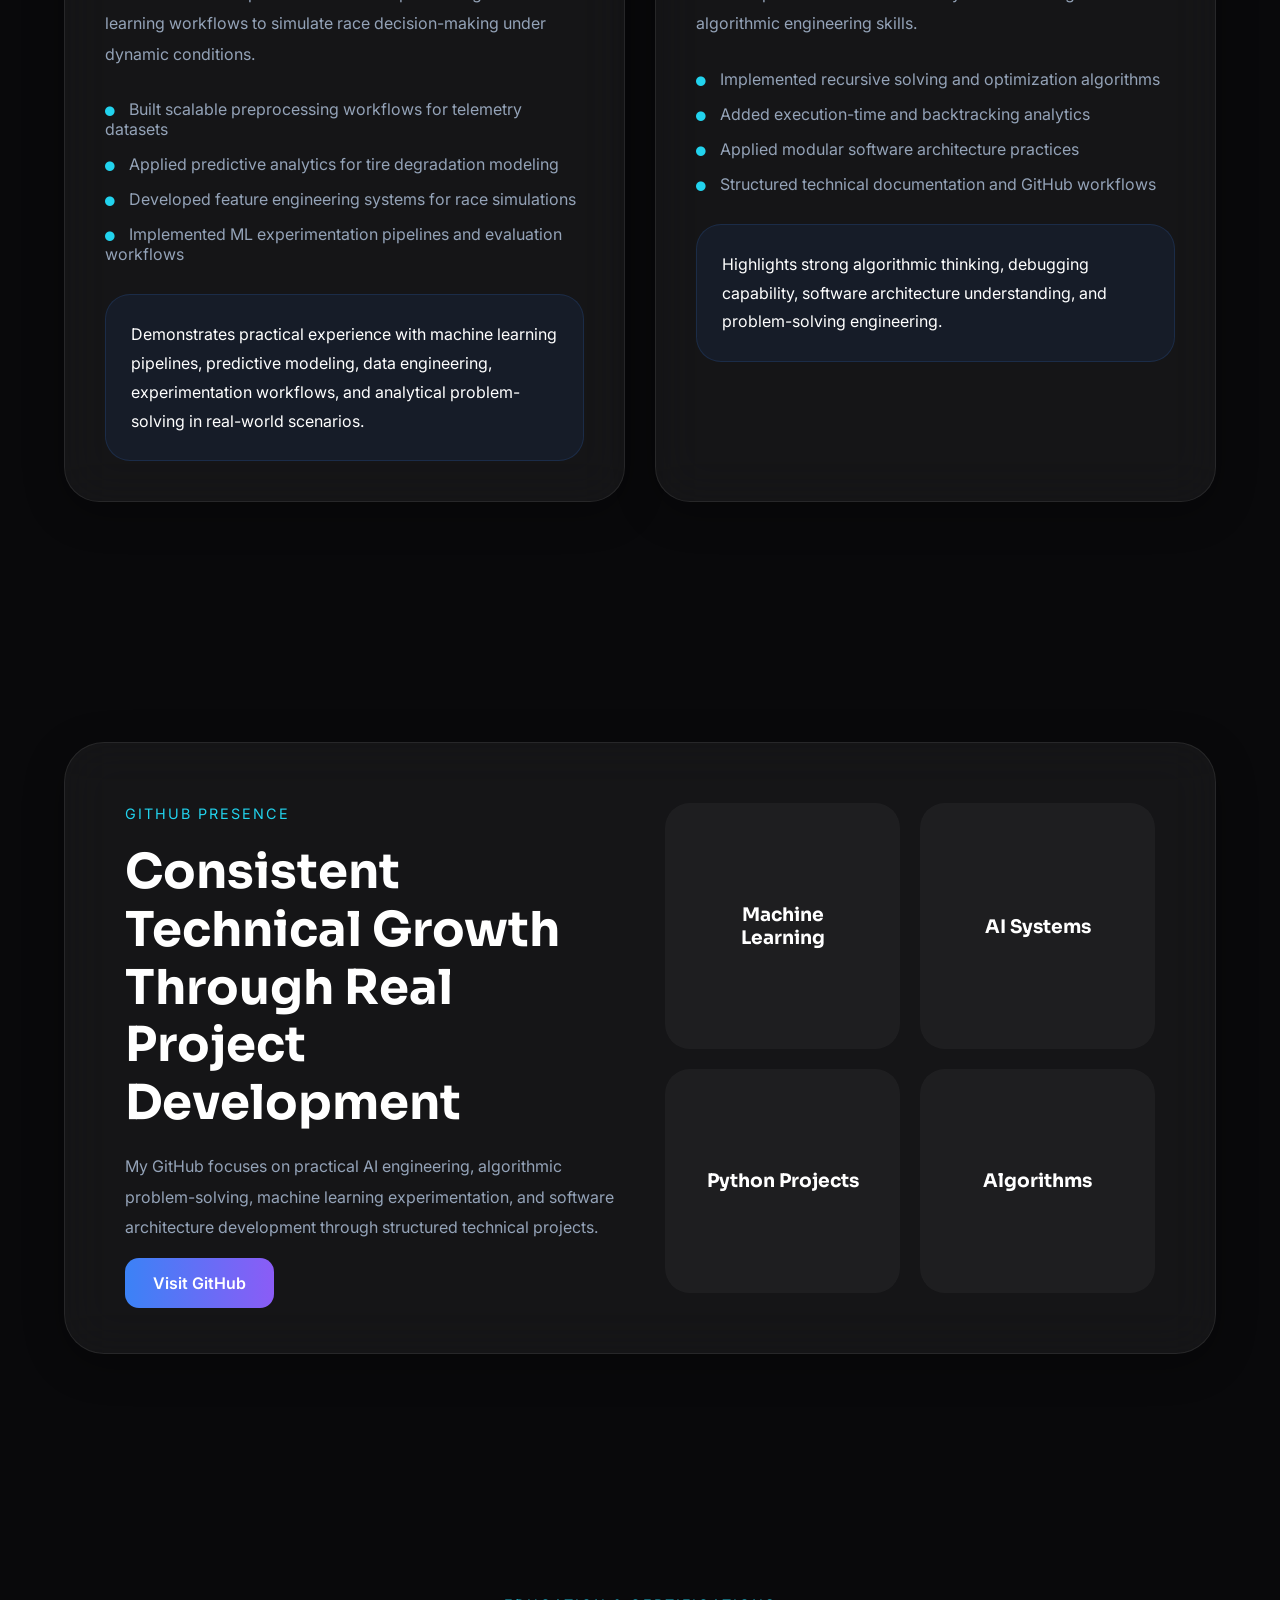
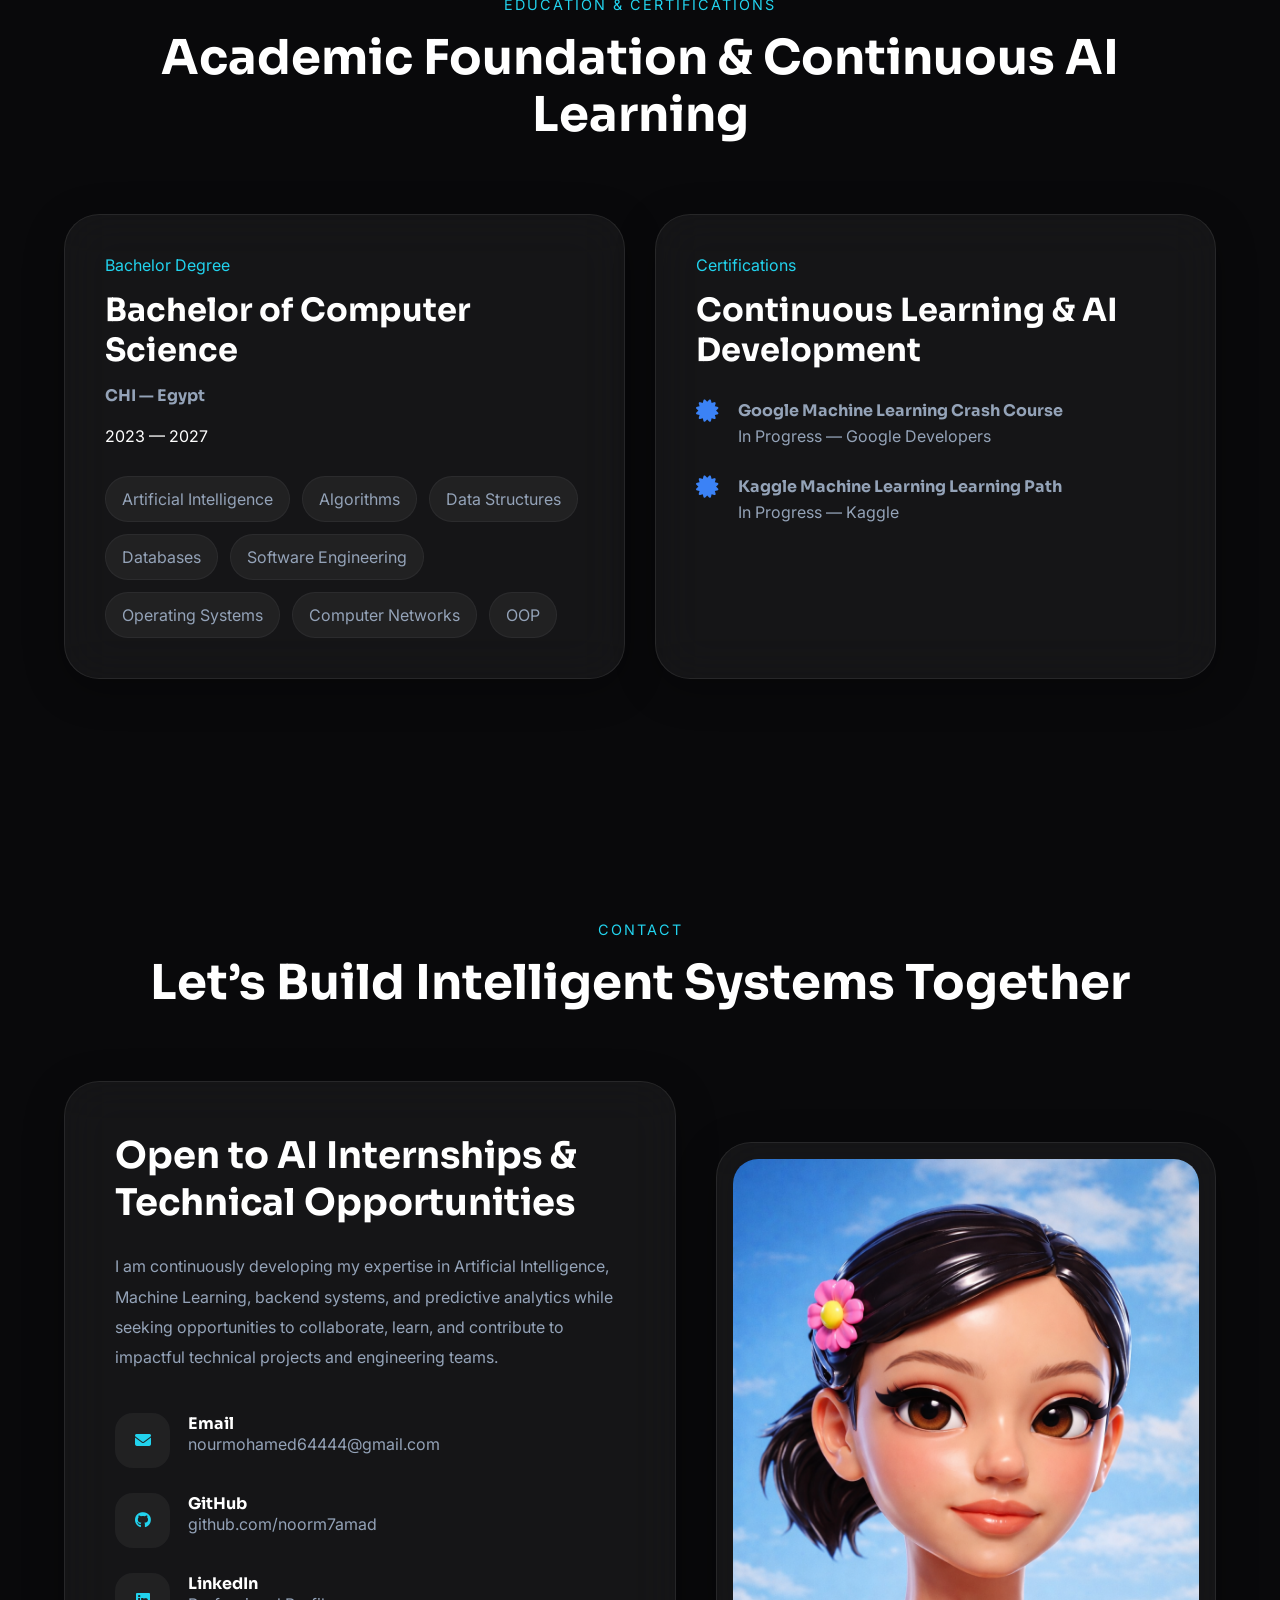
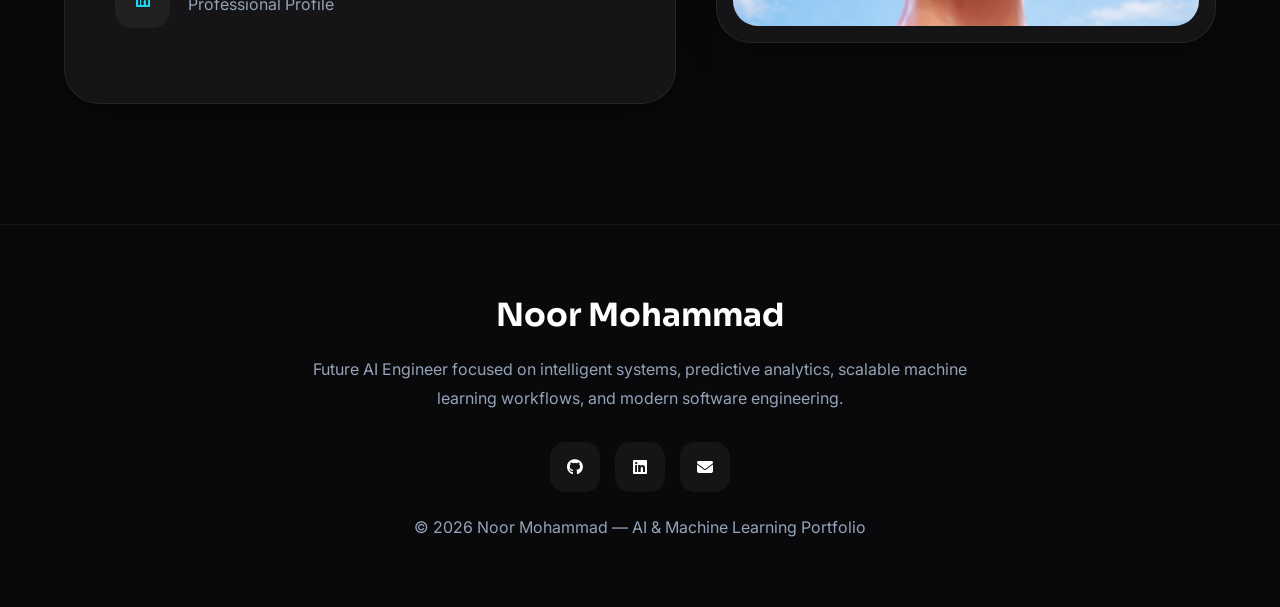
<file: Portfolio/index.html>
<!DOCTYPE html>
<html lang="en">

<head>
    <meta charset="UTF-8" />
    <meta name="viewport" content="width=device-width, initial-scale=1.0" />

    <title>Noor Mohammad | AI Engineer Portfolio</title>

    <!-- Fonts -->
    <link rel="preconnect" href="https://fonts.googleapis.com">
    <link rel="preconnect" href="https://fonts.gstatic.com" crossorigin>

    <link
        href="https://fonts.googleapis.com/css2?family=Inter:wght@300;400;500;600;700;800&family=Sora:wght@400;500;600;700;800&display=swap"
        rel="stylesheet">

    <!-- Icons -->
    <link rel="stylesheet"
        href="https://cdnjs.cloudflare.com/ajax/libs/font-awesome/6.5.2/css/all.min.css">

    <link rel="stylesheet" href="style.css" />
</head>

<body>

    <!-- Background -->
    <div class="background-wrapper">
        <div class="gradient-orb orb-1"></div>
        <div class="gradient-orb orb-2"></div>
        <div class="gradient-orb orb-3"></div>

        <div class="grid-overlay"></div>
    </div>

    <!-- Navbar -->
    <header class="header">
        <nav class="navbar container">

            <a href="#" class="logo">
                Noor<span>.</span>
            </a>

            <ul class="nav-links">

                <li><a href="#home" class="nav-link active">Home</a></li>
                <li><a href="#about" class="nav-link">About</a></li>
                <li><a href="#skills" class="nav-link">Skills</a></li>
                <li><a href="#projects" class="nav-link">Projects</a></li>
                <li><a href="#education" class="nav-link">Education</a></li>
                <li><a href="#contact" class="nav-link">Contact</a></li>

            </ul>

            <div class="menu-btn">
                <i class="fa-solid fa-bars"></i>
            </div>

        </nav>
    </header>

    <!-- Hero -->
    <section class="hero section" id="home">

        <div class="container hero-container">

            <div class="hero-content reveal">

                <div class="hero-badge glass-card">
                    <span></span>
                    AI • Machine Learning • Predictive Systems
                </div>

                <h1>
                    Noor Mohammad
                    <span>
                        Building Intelligent AI Systems
                    </span>
                </h1>

                <h3 class="typing-line">
                    <span id="typing"></span>
                </h3>

                <p>
                    Computer Science student specializing in Artificial Intelligence and Machine Learning,
                    focused on predictive analytics, backend engineering, and intelligent decision systems.
                    Passionate about transforming real-world data into scalable AI-driven solutions through
                    machine learning workflows, structured experimentation, and modern software engineering.
                </p>

                <div class="hero-stats">

                    <div class="hero-stat glass-card">
                        <h3>AI</h3>
                        <p>Machine Learning Engineering</p>
                    </div>

                    <div class="hero-stat glass-card">
                        <h3>ML</h3>
                        <p>Predictive Analytics Systems</p>
                    </div>

                    <div class="hero-stat glass-card">
                        <h3>CS</h3>
                        <p>Algorithms & Backend Logic</p>
                    </div>

                </div>

                <div class="hero-buttons">

                    <a href="#projects" class="btn primary-btn">
                        Explore Projects
                    </a>

                    <a href="mailto:nourmohamed64444@gmail.com" class="btn secondary-btn">
                        Contact Me
                    </a>

                </div>

                <div class="hero-socials">

                    <a href="https://github.com/noorm7amad" target="_blank">
                        <i class="fa-brands fa-github"></i>
                    </a>

                    <a href="https://www.linkedin.com/in/noor-mohammad-a7919822a" target="_blank">
                        <i class="fa-brands fa-linkedin"></i>
                    </a>

                    <a href="mailto:nourmohamed64444@gmail.com">
                        <i class="fa-solid fa-envelope"></i>
                    </a>

                </div>

            </div>

            <div class="hero-image reveal">

                <div class="image-glow"></div>

                <div class="image-frame glass-card">
                    <img src="./IMG_20260503_152211.png" alt="Noor Mohammad">
                </div>

                <div class="floating-card glass-card floating-1">
                    <i class="fa-solid fa-brain"></i>
                    <span>AI Systems</span>
                </div>

                <div class="floating-card glass-card floating-2">
                    <i class="fa-solid fa-chart-line"></i>
                    <span>Predictive Analytics</span>
                </div>

            </div>

        </div>

    </section>

    <!-- About -->
    <section class="about section" id="about">

        <div class="container">

            <div class="section-header reveal">

                <span class="section-tag">
                    About Me
                </span>

                <h2>
                    Engineering Intelligent Solutions Through AI & Software Systems
                </h2>

            </div>

            <div class="about-layout">

                <div class="about-image reveal">

                    <div class="about-image-frame glass-card">
                        <img src="./IMG_20260503_152211.png" alt="Noor Mohammad">
                    </div>

                </div>

                <div class="about-content reveal">

                    <div class="glass-card about-card">

                        <p>
                            I am a Computer Science student at CHI in Egypt with a strong
                            foundation in Python, algorithms, object-oriented programming,
                            and software engineering, currently specializing in Artificial
                            Intelligence and Machine Learning.
                        </p>

                        <p>
                            My technical interests focus on intelligent systems,
                            predictive analytics, backend engineering, and machine learning
                            workflows capable of solving real-world analytical problems.
                        </p>

                        <p>
                            I actively develop technical projects that combine data analysis,
                            experimentation pipelines, optimization techniques, and scalable
                            software architecture to strengthen my engineering mindset and
                            practical AI development experience.
                        </p>

                        <p>
                            Beyond programming, I enjoy breaking down complex technical
                            problems, designing structured systems, and continuously learning
                            emerging technologies related to AI engineering and modern backend systems.
                        </p>

                    </div>

                </div>

            </div>

        </div>

    </section>

    <!-- Skills -->
    <section class="skills section" id="skills">

        <div class="container">

            <div class="section-header reveal">

                <span class="section-tag">
                    Technical Skills
                </span>

                <h2>
                    AI Engineering, Data Systems & Software Development
                </h2>

            </div>

            <div class="skills-grid">

                <div class="skill-card glass-card reveal">

                    <div class="skill-icon">
                        <i class="fa-solid fa-code"></i>
                    </div>

                    <h3>Programming Languages</h3>

                    <div class="tags">
                        <span>Python</span>
                        <span>Java</span>
                        <span>JavaScript</span>
                        <span>SQL</span>
                    </div>

                </div>

                <div class="skill-card glass-card reveal">

                    <div class="skill-icon">
                        <i class="fa-solid fa-brain"></i>
                    </div>

                    <h3>Machine Learning & Data</h3>

                    <div class="tags">
                        <span>Machine Learning</span>
                        <span>Pandas</span>
                        <span>NumPy</span>
                        <span>Predictive Modeling</span>
                        <span>Feature Engineering</span>
                        <span>Data Analysis</span>
                        <span>Data Preprocessing</span>
                    </div>

                </div>

                <div class="skill-card glass-card reveal">

                    <div class="skill-icon">
                        <i class="fa-solid fa-microchip"></i>
                    </div>

                    <h3>Software Engineering</h3>

                    <div class="tags">
                        <span>Algorithms</span>
                        <span>Data Structures</span>
                        <span>Object-Oriented Programming</span>
                        <span>Problem Solving</span>
                        <span>Debugging</span>
                        <span>Software Architecture</span>
                    </div>

                </div>

                <div class="skill-card glass-card reveal">

                    <div class="skill-icon">
                        <i class="fa-solid fa-laptop-code"></i>
                    </div>

                    <h3>Developer Tools & Workflow</h3>

                    <div class="tags">
                        <span>Git</span>
                        <span>GitHub</span>
                        <span>VS Code</span>
                        <span>Jupyter Notebook</span>
                        <span>Linux</span>
                        <span>FastAPI</span>
                        <span>scikit-learn</span>
                    </div>

                </div>

            </div>

            <div class="tech-stack glass-card reveal">

                <div class="tech-left">

                    <span class="section-tag">
                        Tech Stack
                    </span>

                    <h3>
                        Technologies & Engineering Ecosystem
                    </h3>

                    <p>
                        My workflow combines AI experimentation, backend engineering,
                        analytical tooling, and scalable development practices using modern
                        programming environments and data-focused technologies.
                    </p>

                </div>

                <div class="tech-icons">

                    <div class="tech-item">
                        <i class="fa-brands fa-python"></i>
                        <span>Python</span>
                    </div>

                    <div class="tech-item">
                        <i class="fa-brands fa-java"></i>
                        <span>Java</span>
                    </div>

                    <div class="tech-item">
                        <i class="fa-brands fa-js"></i>
                        <span>JavaScript</span>
                    </div>

                    <div class="tech-item">
                        <i class="fa-brands fa-git-alt"></i>
                        <span>Git</span>
                    </div>

                    <div class="tech-item">
                        <i class="fa-brands fa-github"></i>
                        <span>GitHub</span>
                    </div>

                    <div class="tech-item">
                        <i class="fa-solid fa-database"></i>
                        <span>Data</span>
                    </div>

                </div>

            </div>

        </div>

    </section>

    <!-- AI Vision -->
    <section class="vision section">

        <div class="container">

            <div class="vision-box glass-card reveal">

                <span class="section-tag">
                    AI Vision
                </span>

                <h2>
                    Designing Intelligent Systems That Transform Data Into Decision-Making
                </h2>

                <p>
                    My long-term goal is to contribute to advanced Artificial Intelligence
                    systems capable of solving real-world analytical challenges through
                    scalable machine learning architectures, predictive analytics, and
                    intelligent automation workflows.
                </p>

                <div class="vision-points">

                    <div>
                        <i class="fa-solid fa-check"></i>
                        Machine Learning Engineering
                    </div>

                    <div>
                        <i class="fa-solid fa-check"></i>
                        Predictive Analytics
                    </div>

                    <div>
                        <i class="fa-solid fa-check"></i>
                        Intelligent Automation
                    </div>

                    <div>
                        <i class="fa-solid fa-check"></i>
                        Backend AI Systems
                    </div>

                </div>

            </div>

        </div>

    </section>

    <!-- Currently Building -->
    <section class="building section">

        <div class="container">

            <div class="section-header reveal">

                <span class="section-tag">
                    Currently Building
                </span>

                <h2>
                    Active Learning & Engineering Development
                </h2>

            </div>

            <div class="building-grid">

                <div class="building-card glass-card reveal">
                    <i class="fa-solid fa-tire"></i>
                    <h3>F1 Tire Degradation Prediction Models</h3>
                </div>

                <div class="building-card glass-card reveal">
                    <i class="fa-solid fa-server"></i>
                    <h3>FastAPI Backend Services</h3>
                </div>

                <div class="building-card glass-card reveal">
                    <i class="fa-solid fa-chart-simple"></i>
                    <h3>Machine Learning Experimentation Pipelines</h3>
                </div>

                <div class="building-card glass-card reveal">
                    <i class="fa-solid fa-network-wired"></i>
                    <h3>AI Data Engineering Workflows</h3>
                </div>

            </div>

        </div>

    </section>

    <!-- Projects -->
    <section class="projects section" id="projects">

        <div class="container">

            <div class="section-header reveal">

                <span class="section-tag">
                    Featured Projects
                </span>

                <h2>
                    AI Projects, Analytical Systems & Engineering Workflows
                </h2>

            </div>

            <div class="projects-grid">

                <!-- Project 1 -->
                <div class="project-card glass-card reveal">

                    <div class="project-header">

                        <div>
                            <span class="project-label">
                                AI • Machine Learning
                            </span>

                            <h3>
                                F1 Race Strategy Optimization System
                            </h3>
                        </div>

                        <a href="https://github.com/noorm7amad" target="_blank">
                            <i class="fa-brands fa-github"></i>
                        </a>

                    </div>

                    <div class="project-tags">

                        <span>Python</span>
                        <span>Machine Learning</span>
                        <span>Data Analysis</span>
                        <span>Predictive Analytics</span>
                        <span>Feature Engineering</span>

                    </div>

                    <p>
                        Developing an AI-driven Formula 1 race strategy system focused on
                        analyzing historical telemetry data, tire degradation patterns,
                        lap-time trends, weather conditions, and race variables to optimize
                        pit-stop timing and tire selection strategies.
                    </p>

                    <p>
                        The project involves building structured data pipelines in Python
                        for collecting, preprocessing, and organizing large racing datasets
                        from multiple sources while implementing machine learning workflows
                        to simulate race decision-making under dynamic conditions.
                    </p>

                    <div class="project-highlights">

                        <div>
                            <i class="fa-solid fa-circle"></i>
                            Built scalable preprocessing workflows for telemetry datasets
                        </div>

                        <div>
                            <i class="fa-solid fa-circle"></i>
                            Applied predictive analytics for tire degradation modeling
                        </div>

                        <div>
                            <i class="fa-solid fa-circle"></i>
                            Developed feature engineering systems for race simulations
                        </div>

                        <div>
                            <i class="fa-solid fa-circle"></i>
                            Implemented ML experimentation pipelines and evaluation workflows
                        </div>

                    </div>

                    <div class="project-impact">
                        Demonstrates practical experience with machine learning pipelines,
                        predictive modeling, data engineering, experimentation workflows,
                        and analytical problem-solving in real-world scenarios.
                    </div>

                </div>

                <!-- Project 2 -->
                <div class="project-card glass-card reveal">

                    <div class="project-header">

                        <div>
                            <span class="project-label">
                                Algorithms • Software Engineering
                            </span>

                            <h3>
                                Advanced Sudoku Solver Engine
                            </h3>
                        </div>

                        <a href="https://github.com/noorm7amad" target="_blank">
                            <i class="fa-brands fa-github"></i>
                        </a>

                    </div>

                    <div class="project-tags">

                        <span>Python</span>
                        <span>Algorithms</span>
                        <span>Backtracking</span>
                        <span>Object-Oriented Programming</span>

                    </div>

                    <p>
                        Designing a modular Sudoku solving engine using recursive
                        backtracking algorithms and optimization techniques to efficiently
                        solve puzzles while tracking solving performance and execution metrics.
                    </p>

                    <p>
                        The architecture focuses on clean object-oriented design principles,
                        maintainability, modular logic separation, and scalable performance
                        evaluation systems to strengthen algorithmic engineering skills.
                    </p>

                    <div class="project-highlights">

                        <div>
                            <i class="fa-solid fa-circle"></i>
                            Implemented recursive solving and optimization algorithms
                        </div>

                        <div>
                            <i class="fa-solid fa-circle"></i>
                            Added execution-time and backtracking analytics
                        </div>

                        <div>
                            <i class="fa-solid fa-circle"></i>
                            Applied modular software architecture practices
                        </div>

                        <div>
                            <i class="fa-solid fa-circle"></i>
                            Structured technical documentation and GitHub workflows
                        </div>

                    </div>

                    <div class="project-impact">
                        Highlights strong algorithmic thinking, debugging capability,
                        software architecture understanding, and problem-solving engineering.
                    </div>

                </div>

            </div>

        </div>

    </section>

    <!-- GitHub -->
    <section class="github section">

        <div class="container">

            <div class="github-layout glass-card reveal">

                <div class="github-left">

                    <span class="section-tag">
                        GitHub Presence
                    </span>

                    <h2>
                        Consistent Technical Growth Through Real Project Development
                    </h2>

                    <p>
                        My GitHub focuses on practical AI engineering, algorithmic
                        problem-solving, machine learning experimentation, and software
                        architecture development through structured technical projects.
                    </p>

                    <a href="https://github.com/noorm7amad" target="_blank"
                        class="btn primary-btn">
                        Visit GitHub
                    </a>

                </div>

                <div class="github-stats">

                    <div class="github-box">
                        <h3>Machine Learning</h3>
                    </div>

                    <div class="github-box">
                        <h3>AI Systems</h3>
                    </div>

                    <div class="github-box">
                        <h3>Python Projects</h3>
                    </div>

                    <div class="github-box">
                        <h3>Algorithms</h3>
                    </div>

                </div>

            </div>

        </div>

    </section>

    <!-- Education -->
    <section class="education section" id="education">

        <div class="container">

            <div class="section-header reveal">

                <span class="section-tag">
                    Education & Certifications
                </span>

                <h2>
                    Academic Foundation & Continuous AI Learning
                </h2>

            </div>

            <div class="education-grid">

                <div class="education-card glass-card reveal">

                    <span class="education-label">
                        Bachelor Degree
                    </span>

                    <h3>
                        Bachelor of Computer Science
                    </h3>

                    <h4>
                        CHI — Egypt
                    </h4>

                    <p class="education-date">
                        2023 — 2027
                    </p>

                    <div class="education-courses">

                        <span>Artificial Intelligence</span>
                        <span>Algorithms</span>
                        <span>Data Structures</span>
                        <span>Databases</span>
                        <span>Software Engineering</span>
                        <span>Operating Systems</span>
                        <span>Computer Networks</span>
                        <span>OOP</span>

                    </div>

                </div>

                <div class="education-card glass-card reveal">

                    <span class="education-label">
                        Certifications
                    </span>

                    <h3>
                        Continuous Learning & AI Development
                    </h3>

                    <div class="cert-list">

                        <div class="cert-item">
                            <i class="fa-solid fa-certificate"></i>

                            <div>
                                <h4>
                                    Google Machine Learning Crash Course
                                </h4>

                                <p>
                                    In Progress — Google Developers
                                </p>
                            </div>

                        </div>

                        <div class="cert-item">
                            <i class="fa-solid fa-certificate"></i>

                            <div>
                                <h4>
                                    Kaggle Machine Learning Learning Path
                                </h4>

                                <p>
                                    In Progress — Kaggle
                                </p>
                            </div>

                        </div>

                    </div>

                </div>

            </div>

        </div>

    </section>

    <!-- Contact -->
    <section class="contact section" id="contact">

        <div class="container">

            <div class="section-header reveal">

                <span class="section-tag">
                    Contact
                </span>

                <h2>
                    Let’s Build Intelligent Systems Together
                </h2>

            </div>

            <div class="contact-layout">

                <div class="contact-info glass-card reveal">

                    <h3>
                        Open to AI Internships & Technical Opportunities
                    </h3>

                    <p>
                        I am continuously developing my expertise in Artificial Intelligence,
                        Machine Learning, backend systems, and predictive analytics while
                        seeking opportunities to collaborate, learn, and contribute to impactful
                        technical projects and engineering teams.
                    </p>

                    <div class="contact-items">

                        <div class="contact-item">

                            <i class="fa-solid fa-envelope"></i>

                            <div>
                                <h4>Email</h4>
                                <a href="mailto:nourmohamed64444@gmail.com">
                                    nourmohamed64444@gmail.com
                                </a>
                            </div>

                        </div>

                        <div class="contact-item">

                            <i class="fa-brands fa-github"></i>

                            <div>
                                <h4>GitHub</h4>
                                <a href="https://github.com/noorm7amad" target="_blank">
                                    github.com/noorm7amad
                                </a>
                            </div>

                        </div>

                        <div class="contact-item">

                            <i class="fa-brands fa-linkedin"></i>

                            <div>
                                <h4>LinkedIn</h4>
                                <a href="https://www.linkedin.com/in/noor-mohammad-a7919822a"
                                    target="_blank">
                                    Professional Profile
                                </a>
                            </div>

                        </div>

                    </div>

                </div>

                <div class="contact-image reveal">

                    <div class="contact-image-frame glass-card">
                        <img src="IMG_20260503_152211.png" alt="Noor Mohammad">
                    </div>

                </div>

            </div>

        </div>

    </section>

    <!-- Footer -->
    <footer class="footer">

        <div class="container">

            <div class="footer-content">

                <h3>
                    Noor Mohammad
                </h3>

                <p>
                    Future AI Engineer focused on intelligent systems, predictive analytics,
                    scalable machine learning workflows, and modern software engineering.
                </p>

                <div class="footer-socials">

                    <a href="https://github.com/noorm7amad" target="_blank">
                        <i class="fa-brands fa-github"></i>
                    </a>

                    <a href="https://www.linkedin.com/in/noor-mohammad-a7919822a"
                        target="_blank">
                        <i class="fa-brands fa-linkedin"></i>
                    </a>

                    <a href="mailto:nourmohamed64444@gmail.com">
                        <i class="fa-solid fa-envelope"></i>
                    </a>

                </div>

                <span>
                    © 2026 Noor Mohammad — AI & Machine Learning Portfolio
                </span>

            </div>

        </div>

    </footer>

    <script src="script.js"></script>

</body>

</html>
</file>
<file: style.css>
:root {

    --bg-primary: #09090B;
    --bg-secondary: #0F172A;

    --blue: #3B82F6;
    --purple: #8B5CF6;
    --cyan: #22D3EE;

    --white: #FFFFFF;
    --gray: #94A3B8;

    --glass: rgba(255,255,255,0.05);
    --border: rgba(255,255,255,0.08);

    --transition: all .4s ease;

}

/* ========================= */

*{
    margin:0;
    padding:0;
    box-sizing:border-box;
}

html{
    scroll-behavior:smooth;
}

body{
    background: var(--bg-primary);
    color: var(--white);
    font-family: "Inter", sans-serif;
    overflow-x:hidden;
}

h1,h2,h3,h4{
    font-family: "Sora", sans-serif;
}

a{
    text-decoration:none;
    color:inherit;
}

img{
    width:100%;
    display:block;
}

.container{
    width:min(1200px,90%);
    margin:auto;
}

.section{
    padding:120px 0;
    position:relative;
}

.section-header{
    text-align:center;
    margin-bottom:70px;
}

.section-tag{
    color: var(--cyan);
    text-transform:uppercase;
    letter-spacing:2px;
    font-size:.9rem;
}

.section-header h2{
    margin-top:15px;
    font-size:3rem;
    line-height:1.2;
}

.glass-card{
    background: var(--glass);
    backdrop-filter: blur(25px);
    border:1px solid var(--border);
    box-shadow: 0 10px 40px rgba(0,0,0,.3);
}

/* =========================
BACKGROUND
========================= */

.background-wrapper{
    position:fixed;
    inset:0;
    z-index:-2;
    overflow:hidden;
}

.gradient-orb{
    position:absolute;
    border-radius:50%;
    filter: blur(120px);
    animation: float 10s infinite alternate;
}

.orb-1{
    width:400px;
    height:400px;
    background: var(--blue);
    top:-100px;
    left:-100px;
}

.orb-2{
    width:350px;
    height:350px;
    background: var(--purple);
    top:30%;
    right:-100px;
}

.orb-3{
    width:300px;
    height:300px;
    background: var(--cyan);
    bottom:-100px;
    left:40%;
}

.grid-overlay{
    position:absolute;
    inset:0;
    background-image:
        linear-gradient(rgba(255,255,255,.03) 1px, transparent 1px),
        linear-gradient(90deg, rgba(255,255,255,.03) 1px, transparent 1px);

    background-size:50px 50px;
}

@keyframes float{
    from{
        transform: translateY(0);
    }
    to{
        transform: translateY(40px);
    }
}

/* =========================
NAVBAR
========================= */

.header{
    position:fixed;
    top:0;
    width:100%;
    z-index:999;
    background: rgba(9,9,11,.6);
    backdrop-filter: blur(20px);
    border-bottom:1px solid rgba(255,255,255,.05);
}

.navbar{
    height:85px;
    display:flex;
    align-items:center;
    justify-content:space-between;
}

.logo{
    font-size:1.8rem;
    font-weight:700;
}

.logo span{
    color: var(--blue);
}

.nav-links{
    display:flex;
    gap:35px;
}

.nav-link{
    color: var(--gray);
    transition: var(--transition);
    position:relative;
}

.nav-link:hover,
.nav-link.active{
    color: var(--white);
}

.nav-link::after{
    content:"";
    position:absolute;
    left:0;
    bottom:-7px;
    width:0;
    height:2px;
    background: linear-gradient(to right,var(--blue),var(--cyan));
    transition: var(--transition);
}

.nav-link:hover::after,
.nav-link.active::after{
    width:100%;
}

.menu-btn{
    display:none;
    font-size:1.5rem;
    cursor:pointer;
}

/* =========================
HERO
========================= */

.hero{
    min-height:100vh;
    display:flex;
    align-items:center;
}

.hero-container{
    display:grid;
    grid-template-columns:1.1fr 1fr;
    gap:60px;
    align-items:center;
}

.hero-badge{
    display:inline-flex;
    align-items:center;
    gap:12px;
    padding:12px 18px;
    border-radius:100px;
    margin-bottom:25px;
}

.hero-badge span{
    width:10px;
    height:10px;
    border-radius:50%;
    background: var(--cyan);
    box-shadow:0 0 20px var(--cyan);
}

.hero-content h1{
    font-size:5rem;
    line-height:1.05;
    margin-bottom:20px;
}

.hero-content h1 span{
    display:block;
    background: linear-gradient(to right,var(--blue),var(--purple),var(--cyan));
    -webkit-background-clip:text;
    color:transparent;
}

.typing-line{
    color: var(--cyan);
    min-height:40px;
    margin-bottom:25px;
}

.hero-content p{
    color: var(--gray);
    line-height:1.9;
    margin-bottom:35px;
    max-width:650px;
}

.hero-stats{
    display:flex;
    gap:20px;
    margin-bottom:35px;
}

.hero-stat{
    padding:22px;
    border-radius:22px;
    flex:1;
}

.hero-stat h3{
    color: var(--cyan);
    margin-bottom:10px;
}

.hero-buttons{
    display:flex;
    gap:20px;
    margin-bottom:35px;
}

.btn{
    padding:15px 28px;
    border-radius:14px;
    transition: var(--transition);
    font-weight:600;
}

.primary-btn{
    background: linear-gradient(to right,var(--blue),var(--purple));
}

.secondary-btn{
    border:1px solid rgba(255,255,255,.12);
}

.btn:hover{
    transform: translateY(-5px);
    box-shadow:0 0 25px rgba(59,130,246,.4);
}

.hero-socials{
    display:flex;
    gap:15px;
}

.hero-socials a,
.footer-socials a{
    width:50px;
    height:50px;
    border-radius:15px;
    background: rgba(255,255,255,.05);
    display:flex;
    align-items:center;
    justify-content:center;
    transition: var(--transition);
}

.hero-socials a:hover,
.footer-socials a:hover{
    transform: translateY(-5px);
    background: var(--blue);
}

.hero-image{
    position:relative;
    display:flex;
    justify-content:center;
}

.image-glow{
    position:absolute;
    width:450px;
    height:450px;
    background: linear-gradient(to right,var(--blue),var(--purple));
    border-radius:50%;
    filter: blur(100px);
}

.image-frame{
    position:relative;
    z-index:2;
    border-radius:40px;
    padding:18px;
    overflow:hidden;
}

.image-frame img{
    max-width:420px;
    border-radius:28px;
}

.floating-card{
    position:absolute;
    z-index:5;
    padding:18px 22px;
    border-radius:18px;
    display:flex;
    align-items:center;
    gap:12px;
    animation: floatCard 5s infinite ease-in-out;
}

.floating-card i{
    color: var(--cyan);
}

.floating-1{
    top:10%;
    left:-5%;
}

.floating-2{
    bottom:10%;
    right:-5%;
}

@keyframes floatCard{
    0%{
        transform:translateY(0);
    }
    50%{
        transform:translateY(-12px);
    }
    100%{
        transform:translateY(0);
    }
}

/* =========================
ABOUT
========================= */

.about-layout{
    display:grid;
    grid-template-columns:.8fr 1.2fr;
    gap:50px;
    align-items:center;
}

.about-image-frame{
    padding:16px;
    border-radius:35px;
}

.about-image-frame img{
    border-radius:25px;
}

.about-card{
    padding:45px;
    border-radius:35px;
}

.about-card p{
    color: var(--gray);
    line-height:1.9;
    margin-bottom:22px;
}

/* =========================
SKILLS
========================= */

.skills-grid{
    display:grid;
    grid-template-columns:repeat(2,1fr);
    gap:25px;
}

.skill-card{
    padding:35px;
    border-radius:30px;
    transition: var(--transition);
}

.skill-card:hover{
    transform: translateY(-8px);
    border-color: rgba(59,130,246,.3);
}

.skill-icon{
    width:65px;
    height:65px;
    border-radius:20px;
    background: linear-gradient(to right,var(--blue),var(--purple));
    display:flex;
    align-items:center;
    justify-content:center;
    font-size:1.4rem;
    margin-bottom:25px;
}

.skill-card h3{
    margin-bottom:20px;
}

.tags{
    display:flex;
    flex-wrap:wrap;
    gap:12px;
}

.tags span,
.education-courses span,
.project-tags span{
    padding:12px 16px;
    border-radius:100px;
    background: rgba(255,255,255,.05);
    color: var(--gray);
    border:1px solid rgba(255,255,255,.05);
    transition: var(--transition);
}

.tags span:hover{
    transform:translateY(-4px);
    border-color: var(--blue);
    color: var(--white);
}

.tech-stack{
    margin-top:40px;
    border-radius:35px;
    padding:50px;
    display:grid;
    grid-template-columns:1fr 1fr;
    gap:40px;
    align-items:center;
}

.tech-left h3{
    font-size:2rem;
    margin:20px 0;
}

.tech-left p{
    color: var(--gray);
    line-height:1.8;
}

.tech-icons{
    display:grid;
    grid-template-columns:repeat(3,1fr);
    gap:20px;
}

.tech-item{
    padding:25px;
    border-radius:25px;
    background: rgba(255,255,255,.04);
    text-align:center;
    transition: var(--transition);
}

.tech-item:hover{
    transform: translateY(-8px);
    background: linear-gradient(to right,var(--blue),var(--purple));
}

.tech-item i{
    font-size:2rem;
    margin-bottom:15px;
}

/* =========================
VISION
========================= */

.vision-box{
    padding:70px;
    border-radius:40px;
    text-align:center;
}

.vision-box h2{
    margin:20px auto;
    max-width:900px;
    font-size:3rem;
    line-height:1.2;
}

.vision-box p{
    color: var(--gray);
    max-width:850px;
    margin:auto;
    line-height:1.9;
}

.vision-points{
    margin-top:40px;
    display:flex;
    justify-content:center;
    flex-wrap:wrap;
    gap:20px;
}

.vision-points div{
    padding:15px 22px;
    border-radius:100px;
    background: rgba(255,255,255,.05);
}

.vision-points i{
    color: var(--cyan);
    margin-right:10px;
}

/* =========================
BUILDING
========================= */

.building-grid{
    display:grid;
    grid-template-columns:repeat(4,1fr);
    gap:25px;
}

.building-card{
    padding:40px 30px;
    border-radius:30px;
    text-align:center;
    transition: var(--transition);
}

.building-card:hover{
    transform: translateY(-10px);
}

.building-card i{
    font-size:2rem;
    color: var(--cyan);
    margin-bottom:20px;
}

/* =========================
PROJECTS
========================= */

.projects-grid{
    display:grid;
    grid-template-columns:repeat(2,1fr);
    gap:30px;
}

.project-card{
    padding:40px;
    border-radius:35px;
    transition: var(--transition);
}

.project-card:hover{
    transform: translateY(-10px);
    border-color: rgba(59,130,246,.3);
}

.project-header{
    display:flex;
    justify-content:space-between;
    gap:20px;
    margin-bottom:25px;
}

.project-header i{
    font-size:1.4rem;
}

.project-label{
    color: var(--cyan);
}

.project-card h3{
    margin-top:10px;
    font-size:2rem;
    line-height:1.2;
}

.project-tags{
    display:flex;
    flex-wrap:wrap;
    gap:12px;
    margin-bottom:25px;
}

.project-card p{
    color: var(--gray);
    line-height:1.9;
    margin-bottom:20px;
}

.project-highlights{
    margin:30px 0;
}

.project-highlights div{
    margin-bottom:15px;
    color: var(--gray);
}

.project-highlights i{
    color: var(--cyan);
    margin-right:10px;
    font-size:.6rem;
}

.project-impact{
    padding:25px;
    border-radius:25px;
    background: rgba(59,130,246,.08);
    border:1px solid rgba(59,130,246,.15);
    line-height:1.8;
}

/* =========================
GITHUB
========================= */

.github-layout{
    border-radius:40px;
    padding:60px;
    display:grid;
    grid-template-columns:1fr 1fr;
    gap:50px;
}

.github-left h2{
    font-size:3rem;
    line-height:1.2;
    margin:20px 0;
}

.github-left p{
    color: var(--gray);
    line-height:1.9;
    margin-bottom:30px;
}

.github-stats{
    display:grid;
    grid-template-columns:repeat(2,1fr);
    gap:20px;
}

.github-box{
    border-radius:25px;
    padding:40px;
    background: rgba(255,255,255,.04);
    display:flex;
    align-items:center;
    justify-content:center;
    text-align:center;
}

/* =========================
EDUCATION
========================= */

.education-grid{
    display:grid;
    grid-template-columns:repeat(2,1fr);
    gap:30px;
}

.education-card{
    padding:40px;
    border-radius:35px;
}

.education-label{
    color: var(--cyan);
}

.education-card h3{
    font-size:2rem;
    margin:15px 0;
}

.education-card h4{
    color: var(--gray);
}

.education-date{
    margin:20px 0;
}

.education-courses{
    display:flex;
    flex-wrap:wrap;
    gap:12px;
    margin-top:30px;
}

.cert-list{
    margin-top:30px;
}

.cert-item{
    display:flex;
    gap:20px;
    margin-bottom:30px;
}

.cert-item i{
    color: var(--blue);
    font-size:1.4rem;
}

.cert-item p{
    color: var(--gray);
    margin-top:5px;
}

/* =========================
CONTACT
========================= */

.contact-layout{
    display:grid;
    grid-template-columns:1.1fr .9fr;
    gap:40px;
    align-items:center;
}

.contact-info{
    padding:50px;
    border-radius:35px;
}

.contact-info h3{
    font-size:2.3rem;
    margin-bottom:25px;
}

.contact-info p{
    color: var(--gray);
    line-height:1.9;
    margin-bottom:40px;
}

.contact-item{
    display:flex;
    gap:18px;
    margin-bottom:25px;
}

.contact-item i{
    width:55px;
    height:55px;
    border-radius:18px;
    background: rgba(255,255,255,.05);
    display:flex;
    align-items:center;
    justify-content:center;
    color: var(--cyan);
}

.contact-item a{
    color: var(--gray);
}

.contact-image-frame{
    padding:16px;
    border-radius:35px;
}

.contact-image-frame img{
    border-radius:25px;
}

/* =========================
FOOTER
========================= */

.footer{
    padding:70px 0;
    border-top:1px solid rgba(255,255,255,.06);
}

.footer-content{
    text-align:center;
}

.footer-content h3{
    font-size:2rem;
    margin-bottom:20px;
}

.footer-content p{
    max-width:700px;
    margin:auto;
    color: var(--gray);
    line-height:1.8;
    margin-bottom:30px;
}

.footer-socials{
    display:flex;
    justify-content:center;
    gap:15px;
    margin-bottom:25px;
}

.footer-content span{
    color: var(--gray);
}

/* =========================
REVEAL
========================= */

.reveal{
    opacity:0;
    transform:translateY(60px);
    transition:1s ease;
}

.reveal.active{
    opacity:1;
    transform:translateY(0);
}

/* =========================
RESPONSIVE
========================= */

@media(max-width:1100px){

    .hero-container,
    .about-layout,
    .tech-stack,
    .projects-grid,
    .github-layout,
    .education-grid,
    .contact-layout{
        grid-template-columns:1fr;
    }

    .hero{
        padding-top:120px;
    }

    .hero-image{
        order:-1;
    }

}

@media(max-width:900px){

    .skills-grid,
    .building-grid{
        grid-template-columns:1fr;
    }

    .hero-content h1{
        font-size:3.5rem;
    }

    .section-header h2,
    .vision-box h2,
    .github-left h2{
        font-size:2.4rem;
    }

}

@media(max-width:768px){

    .nav-links{
        position:fixed;
        top:85px;
        right:-100%;
        width:280px;
        height:calc(100vh - 85px);
        background: rgba(9,9,11,.98);
        flex-direction:column;
        padding:40px;
        transition: var(--transition);
    }

    .nav-links.active{
        right:0;
    }

    .menu-btn{
        display:block;
    }

    .hero-content h1{
        font-size:2.8rem;
    }

    .hero-stats{
        flex-direction:column;
    }

    .section-header h2,
    .vision-box h2,
    .github-left h2{
        font-size:2rem;
    }

    .vision-box,
    .github-layout,
    .contact-info{
        padding:40px 25px;
    }

    .floating-card{
        display:none;
    }

}
</file>
<file: Portfolio/style.css>
:root {

    --bg-primary: #09090B;
    --bg-secondary: #0F172A;

    --blue: #3B82F6;
    --purple: #8B5CF6;
    --cyan: #22D3EE;

    --white: #FFFFFF;
    --gray: #94A3B8;

    --glass: rgba(255,255,255,0.05);
    --border: rgba(255,255,255,0.08);

    --transition: all .4s ease;

}

/* ========================= */

*{
    margin:0;
    padding:0;
    box-sizing:border-box;
}

html{
    scroll-behavior:smooth;
}

body{
    background: var(--bg-primary);
    color: var(--white);
    font-family: "Inter", sans-serif;
    overflow-x:hidden;
}

h1,h2,h3,h4{
    font-family: "Sora", sans-serif;
}

a{
    text-decoration:none;
    color:inherit;
}

img{
    width:100%;
    display:block;
}

.container{
    width:min(1200px,90%);
    margin:auto;
}

.section{
    padding:120px 0;
    position:relative;
}

.section-header{
    text-align:center;
    margin-bottom:70px;
}

.section-tag{
    color: var(--cyan);
    text-transform:uppercase;
    letter-spacing:2px;
    font-size:.9rem;
}

.section-header h2{
    margin-top:15px;
    font-size:3rem;
    line-height:1.2;
}

.glass-card{
    background: var(--glass);
    backdrop-filter: blur(25px);
    border:1px solid var(--border);
    box-shadow: 0 10px 40px rgba(0,0,0,.3);
}

/* =========================
BACKGROUND
========================= */

.background-wrapper{
    position:fixed;
    inset:0;
    z-index:-2;
    overflow:hidden;
}

.gradient-orb{
    position:absolute;
    border-radius:50%;
    filter: blur(120px);
    animation: float 10s infinite alternate;
}

.orb-1{
    width:400px;
    height:400px;
    background: var(--blue);
    top:-100px;
    left:-100px;
}

.orb-2{
    width:350px;
    height:350px;
    background: var(--purple);
    top:30%;
    right:-100px;
}

.orb-3{
    width:300px;
    height:300px;
    background: var(--cyan);
    bottom:-100px;
    left:40%;
}

.grid-overlay{
    position:absolute;
    inset:0;
    background-image:
        linear-gradient(rgba(255,255,255,.03) 1px, transparent 1px),
        linear-gradient(90deg, rgba(255,255,255,.03) 1px, transparent 1px);

    background-size:50px 50px;
}

@keyframes float{
    from{
        transform: translateY(0);
    }
    to{
        transform: translateY(40px);
    }
}

/* =========================
NAVBAR
========================= */

.header{
    position:fixed;
    top:0;
    width:100%;
    z-index:999;
    background: rgba(9,9,11,.6);
    backdrop-filter: blur(20px);
    border-bottom:1px solid rgba(255,255,255,.05);
}

.navbar{
    height:85px;
    display:flex;
    align-items:center;
    justify-content:space-between;
}

.logo{
    font-size:1.8rem;
    font-weight:700;
}

.logo span{
    color: var(--blue);
}

.nav-links{
    display:flex;
    gap:35px;
}

.nav-link{
    color: var(--gray);
    transition: var(--transition);
    position:relative;
}

.nav-link:hover,
.nav-link.active{
    color: var(--white);
}

.nav-link::after{
    content:"";
    position:absolute;
    left:0;
    bottom:-7px;
    width:0;
    height:2px;
    background: linear-gradient(to right,var(--blue),var(--cyan));
    transition: var(--transition);
}

.nav-link:hover::after,
.nav-link.active::after{
    width:100%;
}

.menu-btn{
    display:none;
    font-size:1.5rem;
    cursor:pointer;
}

/* =========================
HERO
========================= */

.hero{
    min-height:100vh;
    display:flex;
    align-items:center;
}

.hero-container{
    display:grid;
    grid-template-columns:1.1fr 1fr;
    gap:60px;
    align-items:center;
}

.hero-badge{
    display:inline-flex;
    align-items:center;
    gap:12px;
    padding:12px 18px;
    border-radius:100px;
    margin-bottom:25px;
}

.hero-badge span{
    width:10px;
    height:10px;
    border-radius:50%;
    background: var(--cyan);
    box-shadow:0 0 20px var(--cyan);
}

.hero-content h1{
    font-size:5rem;
    line-height:1.05;
    margin-bottom:20px;
}

.hero-content h1 span{
    display:block;
    background: linear-gradient(to right,var(--blue),var(--purple),var(--cyan));
    -webkit-background-clip:text;
    color:transparent;
}

.typing-line{
    color: var(--cyan);
    min-height:40px;
    margin-bottom:25px;
}

.hero-content p{
    color: var(--gray);
    line-height:1.9;
    margin-bottom:35px;
    max-width:650px;
}

.hero-stats{
    display:flex;
    gap:20px;
    margin-bottom:35px;
}

.hero-stat{
    padding:22px;
    border-radius:22px;
    flex:1;
}

.hero-stat h3{
    color: var(--cyan);
    margin-bottom:10px;
}

.hero-buttons{
    display:flex;
    gap:20px;
    margin-bottom:35px;
}

.btn{
    padding:15px 28px;
    border-radius:14px;
    transition: var(--transition);
    font-weight:600;
}

.primary-btn{
    background: linear-gradient(to right,var(--blue),var(--purple));
}

.secondary-btn{
    border:1px solid rgba(255,255,255,.12);
}

.btn:hover{
    transform: translateY(-5px);
    box-shadow:0 0 25px rgba(59,130,246,.4);
}

.hero-socials{
    display:flex;
    gap:15px;
}

.hero-socials a,
.footer-socials a{
    width:50px;
    height:50px;
    border-radius:15px;
    background: rgba(255,255,255,.05);
    display:flex;
    align-items:center;
    justify-content:center;
    transition: var(--transition);
}

.hero-socials a:hover,
.footer-socials a:hover{
    transform: translateY(-5px);
    background: var(--blue);
}

.hero-image{
    position:relative;
    display:flex;
    justify-content:center;
}

.image-glow{
    position:absolute;
    width:450px;
    height:450px;
    background: linear-gradient(to right,var(--blue),var(--purple));
    border-radius:50%;
    filter: blur(100px);
}

.image-frame{
    position:relative;
    z-index:2;
    border-radius:40px;
    padding:18px;
    overflow:hidden;
}

.image-frame img{
    max-width:420px;
    border-radius:28px;
}

.floating-card{
    position:absolute;
    z-index:5;
    padding:18px 22px;
    border-radius:18px;
    display:flex;
    align-items:center;
    gap:12px;
    animation: floatCard 5s infinite ease-in-out;
}

.floating-card i{
    color: var(--cyan);
}

.floating-1{
    top:10%;
    left:-5%;
}

.floating-2{
    bottom:10%;
    right:-5%;
}

@keyframes floatCard{
    0%{
        transform:translateY(0);
    }
    50%{
        transform:translateY(-12px);
    }
    100%{
        transform:translateY(0);
    }
}

/* =========================
ABOUT
========================= */

.about-layout{
    display:grid;
    grid-template-columns:.8fr 1.2fr;
    gap:50px;
    align-items:center;
}

.about-image-frame{
    padding:16px;
    border-radius:35px;
}

.about-image-frame img{
    border-radius:25px;
}

.about-card{
    padding:45px;
    border-radius:35px;
}

.about-card p{
    color: var(--gray);
    line-height:1.9;
    margin-bottom:22px;
}

/* =========================
SKILLS
========================= */

.skills-grid{
    display:grid;
    grid-template-columns:repeat(2,1fr);
    gap:25px;
}

.skill-card{
    padding:35px;
    border-radius:30px;
    transition: var(--transition);
}

.skill-card:hover{
    transform: translateY(-8px);
    border-color: rgba(59,130,246,.3);
}

.skill-icon{
    width:65px;
    height:65px;
    border-radius:20px;
    background: linear-gradient(to right,var(--blue),var(--purple));
    display:flex;
    align-items:center;
    justify-content:center;
    font-size:1.4rem;
    margin-bottom:25px;
}

.skill-card h3{
    margin-bottom:20px;
}

.tags{
    display:flex;
    flex-wrap:wrap;
    gap:12px;
}

.tags span,
.education-courses span,
.project-tags span{
    padding:12px 16px;
    border-radius:100px;
    background: rgba(255,255,255,.05);
    color: var(--gray);
    border:1px solid rgba(255,255,255,.05);
    transition: var(--transition);
}

.tags span:hover{
    transform:translateY(-4px);
    border-color: var(--blue);
    color: var(--white);
}

.tech-stack{
    margin-top:40px;
    border-radius:35px;
    padding:50px;
    display:grid;
    grid-template-columns:1fr 1fr;
    gap:40px;
    align-items:center;
}

.tech-left h3{
    font-size:2rem;
    margin:20px 0;
}

.tech-left p{
    color: var(--gray);
    line-height:1.8;
}

.tech-icons{
    display:grid;
    grid-template-columns:repeat(3,1fr);
    gap:20px;
}

.tech-item{
    padding:25px;
    border-radius:25px;
    background: rgba(255,255,255,.04);
    text-align:center;
    transition: var(--transition);
}

.tech-item:hover{
    transform: translateY(-8px);
    background: linear-gradient(to right,var(--blue),var(--purple));
}

.tech-item i{
    font-size:2rem;
    margin-bottom:15px;
}

/* =========================
VISION
========================= */

.vision-box{
    padding:70px;
    border-radius:40px;
    text-align:center;
}

.vision-box h2{
    margin:20px auto;
    max-width:900px;
    font-size:3rem;
    line-height:1.2;
}

.vision-box p{
    color: var(--gray);
    max-width:850px;
    margin:auto;
    line-height:1.9;
}

.vision-points{
    margin-top:40px;
    display:flex;
    justify-content:center;
    flex-wrap:wrap;
    gap:20px;
}

.vision-points div{
    padding:15px 22px;
    border-radius:100px;
    background: rgba(255,255,255,.05);
}

.vision-points i{
    color: var(--cyan);
    margin-right:10px;
}

/* =========================
BUILDING
========================= */

.building-grid{
    display:grid;
    grid-template-columns:repeat(4,1fr);
    gap:25px;
}

.building-card{
    padding:40px 30px;
    border-radius:30px;
    text-align:center;
    transition: var(--transition);
}

.building-card:hover{
    transform: translateY(-10px);
}

.building-card i{
    font-size:2rem;
    color: var(--cyan);
    margin-bottom:20px;
}

/* =========================
PROJECTS
========================= */

.projects-grid{
    display:grid;
    grid-template-columns:repeat(2,1fr);
    gap:30px;
}

.project-card{
    padding:40px;
    border-radius:35px;
    transition: var(--transition);
}

.project-card:hover{
    transform: translateY(-10px);
    border-color: rgba(59,130,246,.3);
}

.project-header{
    display:flex;
    justify-content:space-between;
    gap:20px;
    margin-bottom:25px;
}

.project-header i{
    font-size:1.4rem;
}

.project-label{
    color: var(--cyan);
}

.project-card h3{
    margin-top:10px;
    font-size:2rem;
    line-height:1.2;
}

.project-tags{
    display:flex;
    flex-wrap:wrap;
    gap:12px;
    margin-bottom:25px;
}

.project-card p{
    color: var(--gray);
    line-height:1.9;
    margin-bottom:20px;
}

.project-highlights{
    margin:30px 0;
}

.project-highlights div{
    margin-bottom:15px;
    color: var(--gray);
}

.project-highlights i{
    color: var(--cyan);
    margin-right:10px;
    font-size:.6rem;
}

.project-impact{
    padding:25px;
    border-radius:25px;
    background: rgba(59,130,246,.08);
    border:1px solid rgba(59,130,246,.15);
    line-height:1.8;
}

/* =========================
GITHUB
========================= */

.github-layout{
    border-radius:40px;
    padding:60px;
    display:grid;
    grid-template-columns:1fr 1fr;
    gap:50px;
}

.github-left h2{
    font-size:3rem;
    line-height:1.2;
    margin:20px 0;
}

.github-left p{
    color: var(--gray);
    line-height:1.9;
    margin-bottom:30px;
}

.github-stats{
    display:grid;
    grid-template-columns:repeat(2,1fr);
    gap:20px;
}

.github-box{
    border-radius:25px;
    padding:40px;
    background: rgba(255,255,255,.04);
    display:flex;
    align-items:center;
    justify-content:center;
    text-align:center;
}

/* =========================
EDUCATION
========================= */

.education-grid{
    display:grid;
    grid-template-columns:repeat(2,1fr);
    gap:30px;
}

.education-card{
    padding:40px;
    border-radius:35px;
}

.education-label{
    color: var(--cyan);
}

.education-card h3{
    font-size:2rem;
    margin:15px 0;
}

.education-card h4{
    color: var(--gray);
}

.education-date{
    margin:20px 0;
}

.education-courses{
    display:flex;
    flex-wrap:wrap;
    gap:12px;
    margin-top:30px;
}

.cert-list{
    margin-top:30px;
}

.cert-item{
    display:flex;
    gap:20px;
    margin-bottom:30px;
}

.cert-item i{
    color: var(--blue);
    font-size:1.4rem;
}

.cert-item p{
    color: var(--gray);
    margin-top:5px;
}

/* =========================
CONTACT
========================= */

.contact-layout{
    display:grid;
    grid-template-columns:1.1fr .9fr;
    gap:40px;
    align-items:center;
}

.contact-info{
    padding:50px;
    border-radius:35px;
}

.contact-info h3{
    font-size:2.3rem;
    margin-bottom:25px;
}

.contact-info p{
    color: var(--gray);
    line-height:1.9;
    margin-bottom:40px;
}

.contact-item{
    display:flex;
    gap:18px;
    margin-bottom:25px;
}

.contact-item i{
    width:55px;
    height:55px;
    border-radius:18px;
    background: rgba(255,255,255,.05);
    display:flex;
    align-items:center;
    justify-content:center;
    color: var(--cyan);
}

.contact-item a{
    color: var(--gray);
}

.contact-image-frame{
    padding:16px;
    border-radius:35px;
}

.contact-image-frame img{
    border-radius:25px;
}

/* =========================
FOOTER
========================= */

.footer{
    padding:70px 0;
    border-top:1px solid rgba(255,255,255,.06);
}

.footer-content{
    text-align:center;
}

.footer-content h3{
    font-size:2rem;
    margin-bottom:20px;
}

.footer-content p{
    max-width:700px;
    margin:auto;
    color: var(--gray);
    line-height:1.8;
    margin-bottom:30px;
}

.footer-socials{
    display:flex;
    justify-content:center;
    gap:15px;
    margin-bottom:25px;
}

.footer-content span{
    color: var(--gray);
}

/* =========================
REVEAL
========================= */

.reveal{
    opacity:0;
    transform:translateY(60px);
    transition:1s ease;
}

.reveal.active{
    opacity:1;
    transform:translateY(0);
}

/* =========================
RESPONSIVE
========================= */

@media(max-width:1100px){

    .hero-container,
    .about-layout,
    .tech-stack,
    .projects-grid,
    .github-layout,
    .education-grid,
    .contact-layout{
        grid-template-columns:1fr;
    }

    .hero{
        padding-top:120px;
    }

    .hero-image{
        order:-1;
    }

}

@media(max-width:900px){

    .skills-grid,
    .building-grid{
        grid-template-columns:1fr;
    }

    .hero-content h1{
        font-size:3.5rem;
    }

    .section-header h2,
    .vision-box h2,
    .github-left h2{
        font-size:2.4rem;
    }

}

@media(max-width:768px){

    .nav-links{
        position:fixed;
        top:85px;
        right:-100%;
        width:280px;
        height:calc(100vh - 85px);
        background: rgba(9,9,11,.98);
        flex-direction:column;
        padding:40px;
        transition: var(--transition);
    }

    .nav-links.active{
        right:0;
    }

    .menu-btn{
        display:block;
    }

    .hero-content h1{
        font-size:2.8rem;
    }

    .hero-stats{
        flex-direction:column;
    }

    .section-header h2,
    .vision-box h2,
    .github-left h2{
        font-size:2rem;
    }

    .vision-box,
    .github-layout,
    .contact-info{
        padding:40px 25px;
    }

    .floating-card{
        display:none;
    }

}
</file>
